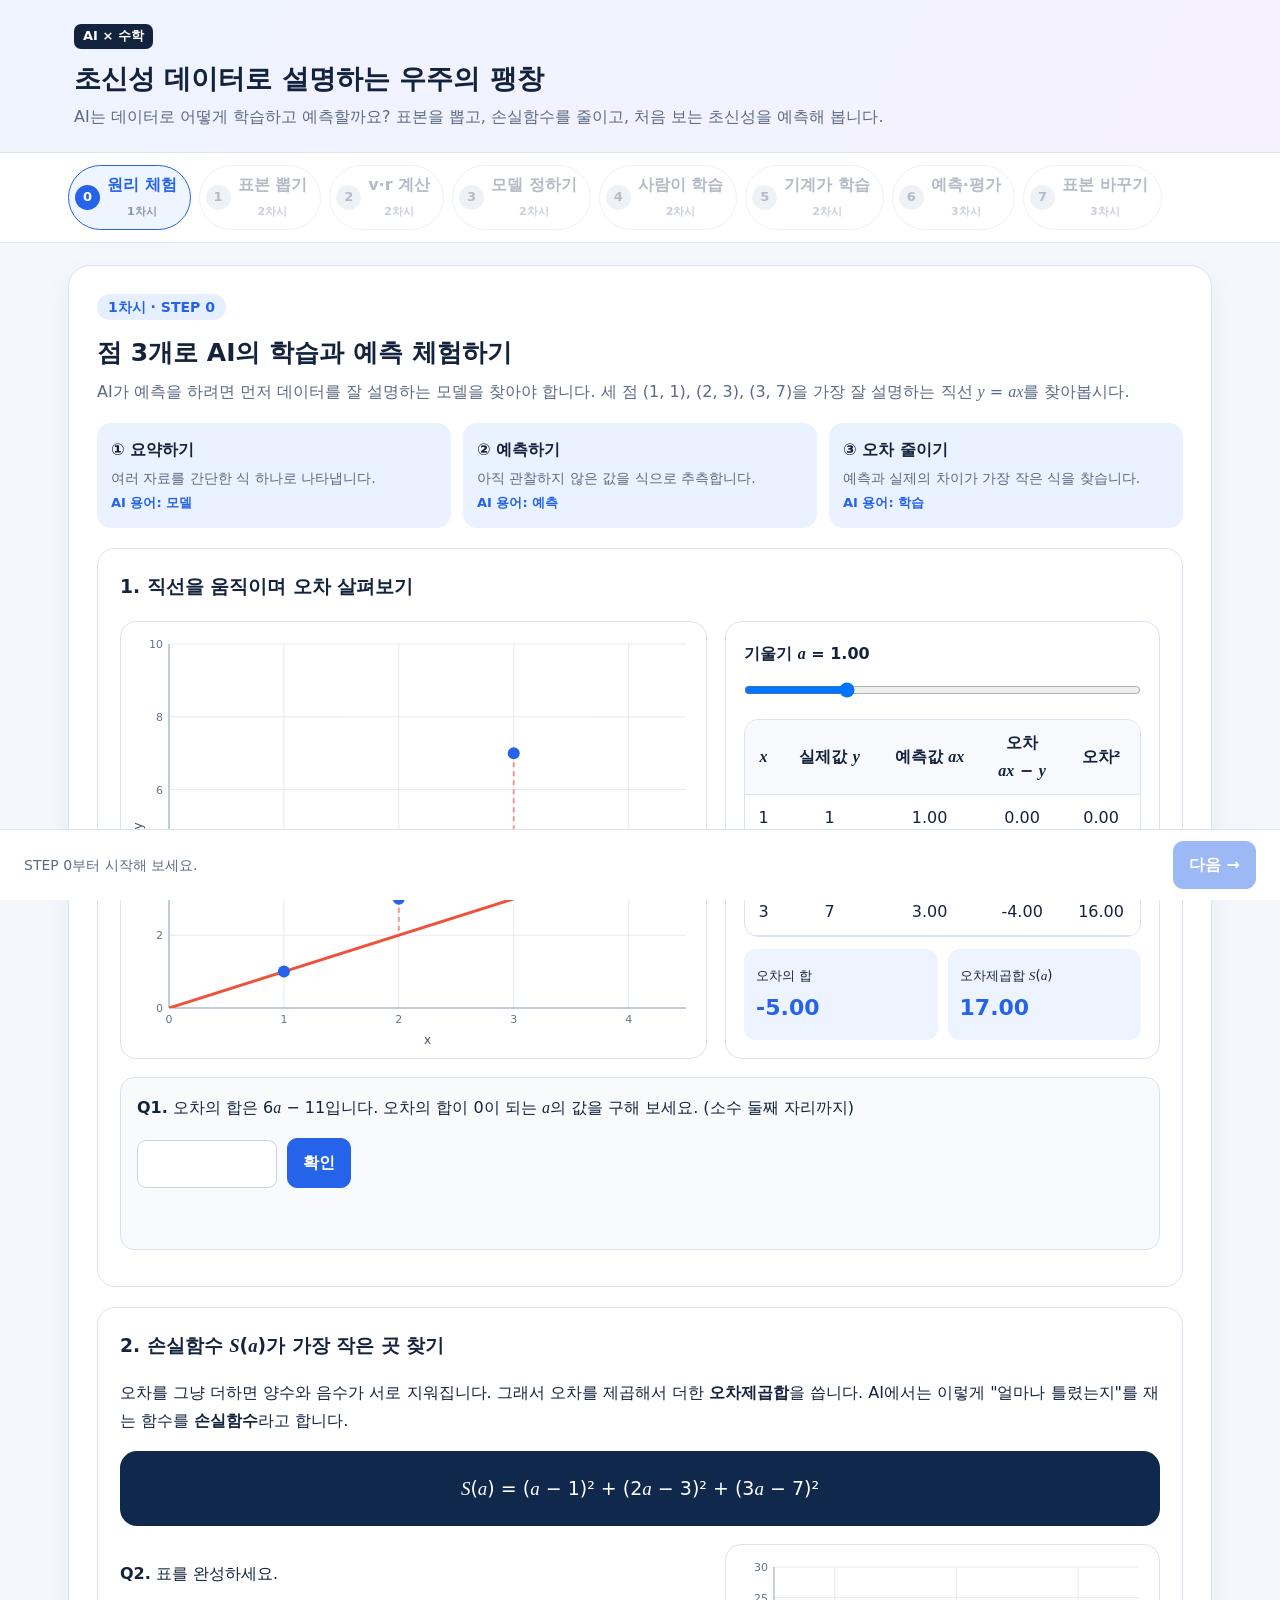
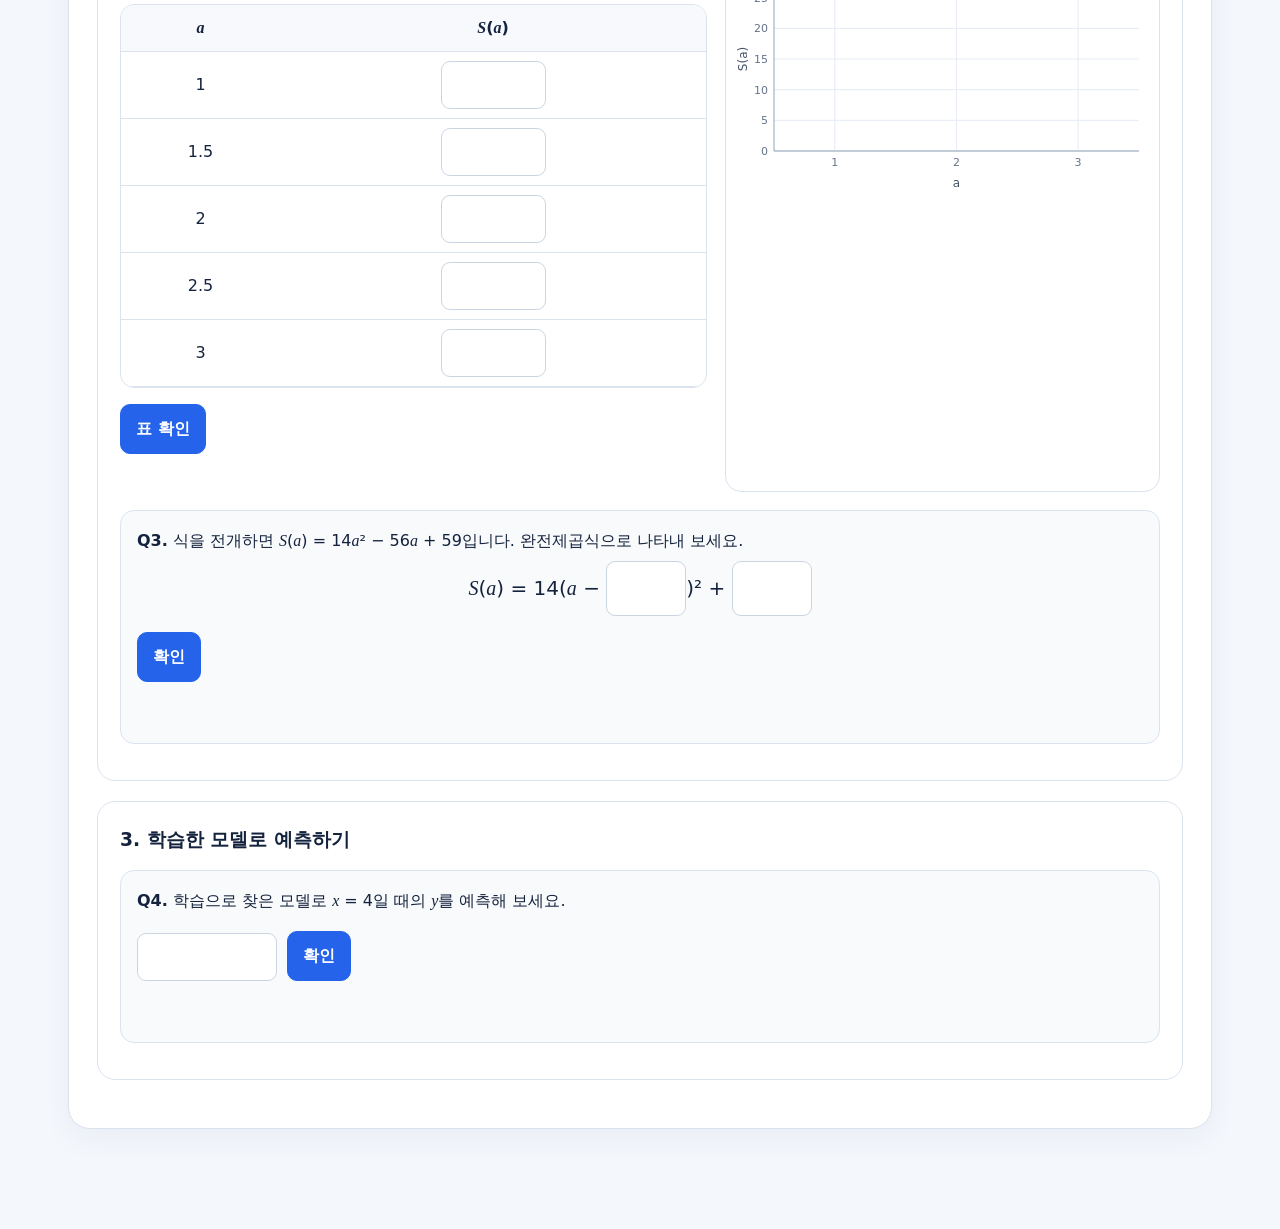
<file: index.html>
<!doctype html>
<html lang="ko">
<head>
<meta charset="utf-8">
<meta name="viewport" content="width=device-width,initial-scale=1">
<title>초신성 데이터로 설명하는 우주의 팽창</title>
<link rel="stylesheet" href="style.css">
</head>
<body>
<header><div><span class="badge">AI × 수학</span><h1>초신성 데이터로 설명하는 우주의 팽창</h1><p>AI는 데이터로 어떻게 학습하고 예측할까요? 표본을 뽑고, 손실함수를 줄이고, 처음 보는 초신성을 예측해 봅니다.</p></div></header>
<nav id="tabs" aria-label="활동 단계"></nav>
<main>

<!-- STEP 0 -->
<section class="stage" data-step="0">
<span class="tag">1차시 · STEP 0</span>
<h2>점 3개로 AI의 학습과 예측 체험하기</h2>
<p class="lead">AI가 예측을 하려면 먼저 데이터를 잘 설명하는 모델을 찾아야 합니다. 세 점 (1, 1), (2, 3), (3, 7)을 가장 잘 설명하는 직선 <i>y</i> = <i>ax</i>를 찾아봅시다.</p>
<div class="uses">
<div><b>① 요약하기</b><span>여러 자료를 간단한 식 하나로 나타냅니다.</span><em>AI 용어: 모델</em></div>
<div><b>② 예측하기</b><span>아직 관찰하지 않은 값을 식으로 추측합니다.</span><em>AI 용어: 예측</em></div>
<div><b>③ 오차 줄이기</b><span>예측과 실제의 차이가 가장 작은 식을 찾습니다.</span><em>AI 용어: 학습</em></div>
</div>

<div class="lesson">
<h3>1. 직선을 움직이며 오차 살펴보기</h3>
<div class="plot-layout">
<div class="canvasbox"><canvas id="toyPlot" class="tall"></canvas></div>
<aside>
<label class="sliderlabel">기울기 <i>a</i> = <b id="toyAval">1.00</b></label>
<input id="toyA" type="range" min="0" max="4" step="0.05" value="1">
<div class="tablewrap small"><table><thead><tr><th><i>x</i></th><th>실제값 <i>y</i></th><th>예측값 <i>ax</i></th><th>오차<br><i>ax</i> − <i>y</i></th><th>오차²</th></tr></thead><tbody id="toyRows"></tbody></table></div>
<div class="sums"><div><small>오차의 합</small><b id="toySum">–</b></div><div><small>오차제곱합 <i>S</i>(<i>a</i>)</small><b id="toySSE">–</b></div></div>
</aside>
</div>
<div class="qbox"><p><b>Q1.</b> 오차의 합은 6<i>a</i> − 11입니다. 오차의 합이 0이 되는 <i>a</i>의 값을 구해 보세요. (소수 둘째 자리까지)</p>
<div class="controls"><input id="toyZero" type="number" step="0.01" inputmode="decimal" aria-label="오차의 합이 0이 되는 a"><button class="primary" id="toyZeroCheck">확인</button><button class="teacher-only" id="toyFill">정답 채우기(교사용)</button></div><p class="msg" id="toyZeroMsg"></p></div>
</div>

<div class="lesson">
<h3>2. 손실함수 <i>S</i>(<i>a</i>)가 가장 작은 곳 찾기</h3>
<p>오차를 그냥 더하면 양수와 음수가 서로 지워집니다. 그래서 오차를 제곱해서 더한 <b>오차제곱합</b>을 씁니다. AI에서는 이렇게 "얼마나 틀렸는지"를 재는 함수를 <b>손실함수</b>라고 합니다.</p>
<div class="math"><i>S</i>(<i>a</i>) = (<i>a</i> − 1)² + (2<i>a</i> − 3)² + (3<i>a</i> − 7)²</div>
<div class="plot-layout">
<div><p><b>Q2.</b> 표를 완성하세요.</p>
<div class="tablewrap small"><table><thead><tr><th><i>a</i></th><th><i>S</i>(<i>a</i>)</th></tr></thead><tbody id="toyLossRows"></tbody></table></div>
<div class="controls"><button class="primary" id="toyTableCheck">표 확인</button></div><p class="msg" id="toyTableMsg"></p></div>
<div class="canvasbox"><canvas id="toyLoss" class="short"></canvas></div>
</div>
<div class="qbox"><p><b>Q3.</b> 식을 전개하면 <i>S</i>(<i>a</i>) = 14<i>a</i>² − 56<i>a</i> + 59입니다. 완전제곱식으로 나타내 보세요.</p>
<p class="square"><i>S</i>(<i>a</i>) = 14(<i>a</i> − <input id="sqA" type="number" step="any" aria-label="꼭짓점의 a 좌표">)² + <input id="sqB" type="number" step="any" aria-label="최솟값"></p>
<div class="controls"><button class="primary" id="sqCheck">확인</button></div><p class="msg" id="sqMsg"></p></div>
</div>

<div class="lesson">
<h3>3. 학습한 모델로 예측하기</h3>
<div class="qbox"><p><b>Q4.</b> 학습으로 찾은 모델로 <i>x</i> = 4일 때의 <i>y</i>를 예측해 보세요.</p>
<div class="controls"><input id="toyPred" type="number" step="any" aria-label="x가 4일 때 예측값"><button class="primary" id="toyPredCheck">확인</button></div><p class="msg" id="toyPredMsg"></p></div>
<div class="terms" id="toyTerms" hidden>
<h4>방금 한 일을 AI 용어로 바꾸면</h4>
<table><tbody>
<tr><td>모델</td><td>자료를 설명하는 식 <i>y</i> = <i>ax</i></td></tr>
<tr><td>매개변수</td><td>데이터로부터 정해야 하는 값 <i>a</i></td></tr>
<tr><td>손실함수</td><td>얼마나 틀렸는지 재는 함수 <i>S</i>(<i>a</i>)</td></tr>
<tr><td>학습</td><td>손실함수가 가장 작아지는 <i>a</i> = 2 찾기</td></tr>
<tr><td>예측</td><td>학습한 모델로 <i>x</i> = 4일 때 <i>y</i> = 8 계산하기</td></tr>
</tbody></table>
<p>다음 차시에는 같은 과정을 실제 초신성 관측 자료로 해 봅니다.</p>
</div>
</div>
</section>

<!-- STEP 1 -->
<section class="stage" data-step="1" hidden>
<span class="tag">2차시 · STEP 1</span>
<h2>탐구할 초신성 표본을 뽑으세요</h2>
<p class="lead">Ia형 초신성 1,048개의 관측 자료(Pantheon 표본)가 이 파일 안에 들어 있어 휴대폰에서도 바로 쓸 수 있습니다.</p>
<div class="chips"><details><summary>학습 데이터</summary>모델이 매개변수를 정할 때 쓰는 자료</details><details><summary>검증 데이터</summary>학습에 쓰지 않고 남겨 두었다가 예측 실력을 평가할 때 쓰는 자료</details></div>
<div class="qbox"><p><b>먼저 예상해 보세요.</b> 지구에서 멀리 있는 초신성일수록 멀어지는 속도(후퇴속도)는 어떻게 될까요?</p>
<div class="radios" id="guessBox"><label><input type="radio" name="guess" value="inc"> 커진다</label><label><input type="radio" name="guess" value="dec"> 작아진다</label><label><input type="radio" name="guess" value="none"> 관계없다</label></div></div>
<div class="controls">
<label>자료 범위<select id="range"><option value="near">가까운 초신성 (z &lt; 0.1)</option><option value="all">전체 초신성</option></select></label>
<label><span id="countLabel">표본 개수</span><input id="count" type="number" min="20" value="30"></label>
<button class="primary" id="pick">무작위 표본 뽑기</button>
</div>
<p class="note">뽑은 표본의 80%는 <b>학습용</b>, 20%는 <b>검증용</b>으로 자동으로 나뉩니다. 검증용 자료는 학습하는 동안 쓰지 않고 남겨 두었다가 STEP 6에서 모델의 예측 실력을 평가할 때 씁니다.</p>
<div class="stats" id="sampleStats">
<div><small>선택한 표본</small><b id="stN">–</b></div>
<div><small>적색편이 <i>zcmb</i>의 범위 · 평균</small><b id="stZ">–</b></div>
<div><small>가장 밝은 초신성 (<i>mb</i> 최소)</small><b id="stBright">–</b></div>
<div><small>가장 큰 <i>zcmb</i></small><b id="stFar">–</b></div>
</div>
<div class="tablewrap"><table><thead><tr><th>번호</th><th>Ia형 초신성</th><th><button class="sort" data-key="z">적색편이 <i>zcmb</i> <span>↕</span></button></th><th><button class="sort" data-key="m">겉보기등급 <i>mb</i> <span>↕</span></button></th><th>용도</th></tr></thead><tbody id="sampleRows"><tr><td colspan="5">예상을 고른 뒤 표본을 뽑아 주세요.</td></tr></tbody></table></div>
</section>

<!-- STEP 2 -->
<section class="stage" data-step="2" hidden>
<span class="tag">2차시 · STEP 2</span>
<h2>후퇴속도 <i>v</i>와 거리 <i>r</i>을 계산하세요</h2>
<p class="lead">관측값 <i>zcmb</i>와 <i>mb</i>를 AI가 다룰 수 있는 수치(특성)로 바꾸는 단계입니다.</p>
<div class="formula-grid">
<div class="formula"><small>후퇴속도</small><i>v</i> = <i>c</i> × <i>zcmb</i><br><span class="note"><i>c</i> = 3 × 10<sup>5</sup> km/s</span></div>
<div class="formula"><small>거리</small><i>r</i> = 10<sup>(<i>mb</i> − 5.7)/5</sup> (Mpc)<br><span class="note">Ia형 초신성의 절대등급을 −19.3으로 가정한 식</span></div>
</div>
<details class="source"><summary>수식 보기: 거리 공식은 어떻게 나왔을까? (심화 · 상용로그)</summary>
<p>겉보기등급 <i>m</i>, 절대등급 <i>M</i>, 거리 <i>d</i>(pc) 사이에는 <i>m</i> − <i>M</i> = 5 log <i>d</i> − 5가 성립합니다. <i>M</i> = −19.3을 넣으면</p>
<p class="center"><i>mb</i> + 19.3 = 5 log <i>d</i> − 5 → log <i>d</i> = (<i>mb</i> + 24.3)/5</p>
<p>1 Mpc = 10<sup>6</sup> pc이므로 log <i>r</i> = (<i>mb</i> + 24.3)/5 − 6 = (<i>mb</i> − 5.7)/5, 즉 <i>r</i> = 10<sup>(<i>mb</i> − 5.7)/5</sup>입니다.</p>
</details>
<details class="source"><summary>유의할 점: <i>v</i> = <i>cz</i>는 어디까지 맞을까?</summary>
<p><i>v</i> = <i>cz</i>는 적색편이가 작을 때(대략 <i>z</i> &lt; 0.1)만 잘 맞는 근사식입니다. 먼 은하의 적색편이는 우주 공간의 팽창으로 생기기 때문에, <i>z</i>가 큰 자료에 이 식을 그대로 쓰면 속도가 지나치게 크게 계산됩니다. <i>z</i> &gt; 1이면 빛의 속도보다 큰 값이 나오기도 합니다.</p>
</details>
<div class="tablewrap"><table><thead><tr><th>초신성</th><th>용도</th><th><i>zcmb</i></th><th><i>mb</i></th><th><i>v</i> (km/s)</th><th><i>r</i> (Mpc)</th><th>확인</th></tr></thead><tbody id="calcRows"></tbody></table></div>
<div class="controls"><button class="primary" id="checkCalc">계산 확인</button><button id="fillCalc">모두 계산하기</button><span id="calcMsg" class="msg"></span></div>
</section>

<!-- STEP 3 -->
<section class="stage" data-step="3" hidden>
<span class="tag">2차시 · STEP 3</span>
<h2>점을 찍고 모델을 정하세요</h2>
<p class="lead">학습용 초신성의 (<i>r</i>, <i>v</i>)를 좌표평면에 찍어 경향을 관찰합니다. 가로축은 거리 <i>r</i>(Mpc), 세로축은 후퇴속도 <i>v</i>(km/s)입니다.</p>
<div class="chips"><details><summary>모델</summary>자료 사이의 관계를 나타내는 식</details><details><summary>매개변수</summary>모델 안에서 데이터로부터 정해야 하는 값</details></div>
<div class="plot-layout">
<div class="canvasbox"><canvas id="plot" class="tall"></canvas></div>
<aside><small>찍은 점 (학습용)</small><div class="counter"><span id="plotted">0</span> / <span id="plotTotal">0</span></div><button class="primary wide" id="plotAll">모든 점 한 번에 찍기</button><div id="pointList"></div><button class="wide" id="resetPlot">다시 찍기</button></aside>
</div>
<div class="lesson" id="modelCard" hidden>
<h3>관찰하고 모델 정하기</h3>
<div class="qbox"><p><b>Q1.</b> 점들의 경향으로 알맞은 것은?</p>
<div class="radios"><label><input type="radio" name="trend" value="inc"> 거리가 멀수록 후퇴속도가 커진다</label><label><input type="radio" name="trend" value="dec"> 거리가 멀수록 후퇴속도가 작아진다</label><label><input type="radio" name="trend" value="none"> 거리와 후퇴속도는 관계없다</label></div>
<div class="controls"><button class="primary" id="trendCheck">확인</button></div><p class="msg" id="trendMsg"></p></div>
<div class="qbox"><p><b>Q2.</b> 직선의 식은 보통 <i>y</i> = <i>mx</i> + <i>b</i>로 씁니다. 우리는 절편 <i>b</i>를 빼고 <i>v</i> = <i>ar</i>로 두려고 합니다. 그 이유로 가장 알맞은 것은?</p>
<div class="radios"><label><input type="radio" name="model" value="origin"> 거리가 0이면 후퇴속도도 0이어야 하므로</label><label><input type="radio" name="model" value="easy"> 절편이 있으면 계산할 수 없으므로</label><label><input type="radio" name="model" value="few"> 자료의 개수가 적으므로</label></div>
<div class="controls"><button class="primary" id="modelCheck">확인</button></div><p class="msg" id="modelMsg"></p></div>
</div>
</section>

<!-- STEP 4 -->
<section class="stage" data-step="4" hidden>
<span class="tag">2차시 · STEP 4</span>
<h2>사람이 학습하기: 손실함수가 가장 작은 <i>a</i> 찾기</h2>
<p class="lead">모델 <i>v</i> = <i>ar</i>의 기울기 <i>a</i>를 움직이며 손실함수 <i>S</i>(<i>a</i>) = Σ(<i>ar</i><sub>i</sub> − <i>v</i><sub>i</sub>)²이 가장 작아지는 값을 찾아 저장하세요.</p>
<div class="chips"><details><summary>손실함수</summary>모델의 예측이 실제와 얼마나 다른지 재는 함수. 여기서는 오차제곱합</details></div>
<div class="plot-layout">
<div class="canvasbox"><canvas id="linePlot" class="tall"></canvas></div>
<aside>
<label class="sliderlabel">기울기 <i>a</i> = <b id="aval">–</b> km/s/Mpc</label>
<input id="slope" type="range" min="0" max="150" step="0.1" value="20">
<div class="sse"><small>손실함수 <i>S</i>(<i>a</i>)</small><b id="sse">–</b></div>
<div class="canvasbox inner"><canvas id="lossPlot" class="short"></canvas></div>
<button class="primary wide" id="saveGuess">이 값을 내 추정값으로 저장</button>
<button class="wide teacher-only" id="bestGuess">최솟값으로 이동(교사용)</button>
<p class="msg" id="guessMsg"></p>
</aside>
</div>
</section>

<!-- STEP 5 -->
<section class="stage" data-step="5" hidden>
<span class="tag">2차시 · STEP 5</span>
<h2>기계가 학습하기: 규칙으로 <i>a</i>를 고쳐 나가기</h2>
<p class="lead">이번에는 컴퓨터가 정해진 규칙에 따라 <i>a</i>를 스스로 고쳐 나갑니다. 컴퓨터는 그래프 전체를 보지 못하고, 지금 위치 주변의 손실만 계산할 수 있습니다.</p>
<div class="chips"><details><summary>학습(최적화)</summary>손실함수가 작아지는 방향으로 매개변수를 반복해서 고쳐 나가는 과정</details></div>
<div class="rule"><b>컴퓨터의 학습 규칙</b><ol><li>시작값 <i>a</i>와 이동 폭 <i>h</i>를 정한다.</li><li><i>S</i>(<i>a</i> − <i>h</i>), <i>S</i>(<i>a</i>), <i>S</i>(<i>a</i> + <i>h</i>)를 계산한다.</li><li>세 값 중 가장 작은 쪽으로 <i>a</i>를 옮긴다.</li><li>지금 자리가 가장 작으면 이동 폭 <i>h</i>를 절반으로 줄인다.</li><li><i>h</i>가 0.01보다 작아지면 멈춘다.</li></ol></div>
<div class="controls">
<label>시작값 <i>a</i><input id="gdStart" type="number" step="1" value="20"></label>
<label>이동 폭 <i>h</i><input id="gdH" type="number" step="1" value="10"></label>
<button id="gdReset">처음부터</button><button id="gdStep">한 단계 진행</button><button class="primary" id="gdRun">끝까지 진행</button>
</div>
<div class="plot-layout">
<div class="canvasbox"><canvas id="gdPlot" class="tall"></canvas></div>
<aside>
<div class="stats one"><div><small>반복 횟수</small><b id="gdIter">0</b></div><div><small>현재 <i>a</i></small><b id="gdA">–</b></div><div><small>이동 폭 <i>h</i></small><b id="gdHval">–</b></div><div><small>현재 <i>S</i>(<i>a</i>)</small><b id="gdS">–</b></div></div>
<p class="msg" id="gdMsg">‘한 단계 진행’을 눌러 보세요.</p>
</aside>
</div>
<div class="tablewrap log"><table><thead><tr><th>반복</th><th><i>a</i></th><th><i>h</i></th><th><i>S</i>(<i>a</i> − <i>h</i>)</th><th><i>S</i>(<i>a</i>)</th><th><i>S</i>(<i>a</i> + <i>h</i>)</th><th>결정</th></tr></thead><tbody id="gdRows"></tbody></table></div>

<div id="compareCard" hidden>
<div class="lesson">
<h3>세 가지 방법으로 구한 <i>a</i> 비교</h3>
<div class="calculation"><div>내가 찾은 <i>a</i> (STEP 4)<b id="cmpMine">–</b></div><div>기계가 찾은 <i>a</i><b id="cmpGd">–</b></div><div>수학으로 구한 <i>a</i><b id="cmpFormula">–</b></div></div>
<h4>수학으로 확인하기: 이차함수의 최솟값</h4>
<p><i>S</i>(<i>a</i>) = Σ(<i>ar</i><sub>i</sub> − <i>v</i><sub>i</sub>)²을 전개하면 <i>a</i>에 대한 이차함수입니다.</p>
<div class="math"><i>S</i>(<i>a</i>) = (Σ<i>r</i><sub>i</sub>²)<i>a</i>² − 2(Σ<i>r</i><sub>i</sub><i>v</i><sub>i</sub>)<i>a</i> + Σ<i>v</i><sub>i</sub>²<br>→ <i>a</i> = <span class="frac"><span>Σ<i>r</i><sub>i</sub><i>v</i><sub>i</sub></span><span>Σ<i>r</i><sub>i</sub>²</span></span>일 때 최소</div>
<p>1차시의 14(<i>a</i> − 2)² + 3과 같은 원리입니다. 학습용 자료로 계산하면</p>
<div class="calculation"><div>Σ<i>r</i><sub>i</sub><i>v</i><sub>i</sub><b id="dotRV">–</b></div><div>Σ<i>r</i><sub>i</sub>²<b id="dotRR">–</b></div><div><i>a</i> = Σ<i>r</i><sub>i</sub><i>v</i><sub>i</sub> ÷ Σ<i>r</i><sub>i</sub>²<b id="bestA">–</b></div></div>
<details class="source"><summary>심화: 벡터의 내적과 정사영으로 구하기 (고급대수)</summary>
<p>거리와 속도 자료를 벡터 <b><i>r</i>⃗ = (<i>r</i><sub>1</sub>, …, <i>r</i><sub>n</sub>)</b>, <b><i>v</i>⃗ = (<i>v</i><sub>1</sub>, …, <i>v</i><sub>n</sub>)</b>으로 두면 <i>S</i>(<i>a</i>) = |<i>a</i><i>r</i>⃗ − <i>v</i>⃗|²입니다. <i>a</i><i>r</i>⃗가 <i>v</i>⃗에 가장 가까울 때 오차 벡터는 <i>r</i>⃗에 수직이므로</p>
<p class="center">(<i>v</i>⃗ − <i>a</i><i>r</i>⃗) · <i>r</i>⃗ = 0 → <i>a</i> = (<i>v</i>⃗ · <i>r</i>⃗) ÷ (<i>r</i>⃗ · <i>r</i>⃗)</p>
<p>여기서 <i>v</i>⃗ · <i>r</i>⃗ = Σ<i>r</i><sub>i</sub><i>v</i><sub>i</sub>, <i>r</i>⃗ · <i>r</i>⃗ = Σ<i>r</i><sub>i</sub>²이므로, 고급대수에서 배우는 벡터의 내적과 정사영을 이용해도 이차함수의 최솟값으로 구한 것과 같은 <i>a</i> = Σ<i>r</i><sub>i</sub><i>v</i><sub>i</sub> ÷ Σ<i>r</i><sub>i</sub>²을 얻을 수 있습니다.</p>
</details>
</div>
<div class="lesson">
<h3>기울기 <i>a</i> 해석하기</h3>
<div class="qbox"><p>거리가 1 Mpc 멀어질 때 후퇴속도는 약 몇 km/s 커질까요? (소수 첫째 자리까지)</p>
<div class="controls"><input id="answerA" type="number" step="0.1" aria-label="1 Mpc당 후퇴속도 증가량"><span>km/s</span><button class="primary" id="checkA">확인</button><button class="teacher-only" id="fillA">정답 채우기(교사용)</button></div><p class="msg" id="answerMsg"></p></div>
<div class="terms" id="hubbleNote" hidden></div>
</div>
</div>
</section>

<!-- STEP 6 -->
<section class="stage" data-step="6" hidden>
<span class="tag">3차시 · STEP 6</span>
<h2>학습한 모델로 예측하고 평가하기</h2>
<p class="lead">학습에 쓰지 않고 남겨 두었던 <b>검증용 초신성</b>으로 모델의 예측 실력을 평가합니다. 모델: <b id="modelEq">–</b></p>
<div class="chips"><details><summary>예측</summary>학습한 모델에 새로운 입력을 넣어 결과를 계산하는 것</details><details><summary>일반화</summary>학습에 쓰지 않은 새로운 자료에서도 모델이 잘 맞는 정도</details></div>
<div class="lesson">
<h3>1. 검증용 초신성 하나 예측하기</h3>
<div class="qbox"><p id="pred1Q">–</p>
<div class="controls"><input id="pred1" type="number" step="any" aria-label="예측한 후퇴속도"><span>km/s</span><button class="primary" id="pred1Check">확인</button></div><p class="msg" id="pred1Msg"></p></div>
</div>
<div class="lesson" id="testResults" hidden>
<h3>2. 검증용 초신성 전체 평가</h3>
<div class="plot-layout">
<div class="canvasbox"><canvas id="testPlot" class="tall"></canvas><p class="legend"><span class="dot train"></span>학습용 <span class="dot test"></span>검증용 <span class="lineKey"></span>모델 <i>v</i> = <i>ar</i></p></div>
<aside>
<div class="stats one"><div><small>학습용 자료의 평균 오차</small><b id="maeTrain">–</b></div><div><small>검증용 자료의 평균 오차</small><b id="maeTest">–</b></div></div>
<p class="note">평균 오차는 |예측값 − 실제값|의 평균이고, 괄호 안은 실제값에 대한 비율입니다.</p>
<div class="qbox"><p>학습에 쓰지 않은 검증용 자료에서도 모델이 비슷하게 맞았나요? 그렇게 판단한 이유는?</p><textarea id="note6" rows="3" placeholder="관찰한 결과와 이유를 써 보세요."></textarea></div>
</aside>
</div>
<div class="tablewrap"><table><thead><tr><th>검증용 초신성</th><th><i>r</i> (Mpc)</th><th>실제 <i>v</i></th><th>예측 <i>v</i> = <i>ar</i></th><th>오차</th></tr></thead><tbody id="testRows"></tbody></table></div>
</div>
<div class="lesson">
<h3>3. 거리를 모르는 은하의 거리 예측하기</h3>
<p>천문학자들은 허블 법칙을 이용해, 적색편이만 측정한 은하까지의 거리를 추정합니다. <i>v</i> = <i>cz</i>로 속도를 구한 뒤 <i>r</i> = <i>v</i> ÷ <i>a</i>로 계산합니다.</p>
<div class="controls"><label>적색편이 <i>z</i><input id="newZ" type="number" step="0.005" min="0" max="0.1" value="0.03"></label><div class="calcout" id="newOut">–</div></div>
<div class="qbox"><p><b>Q.</b> 적색편이가 <i>z</i> = 0.02인 은하까지의 거리는 약 몇 Mpc일까요? (정수로)</p>
<div class="controls"><input id="pred2" type="number" step="any" aria-label="예측한 거리"><span>Mpc</span><button class="primary" id="pred2Check">확인</button><button class="teacher-only" id="fill6">정답 채우기(교사용)</button></div><p class="msg" id="pred2Msg"></p></div>
</div>
</section>

<!-- STEP 7 -->
<section class="stage" data-step="7" hidden>
<span class="tag">3차시 · STEP 7</span>
<h2>표본을 바꾸면 모델도 바뀔까?</h2>
<p class="lead">AI 모델은 어떤 데이터로 학습했는지에 따라 달라집니다. 조건을 바꿔 여러 번 학습시키고 결과를 기록해 봅시다. 여기서는 컴퓨터가 계산과 학습을 한 번에 처리합니다.</p>
<div class="chips"><details><summary>데이터 편향</summary>학습 데이터가 한쪽으로 치우쳐 모델이 다른 상황에서 잘 맞지 않게 되는 것</details></div>
<div class="rule"><b>실험해 보기</b><ol><li>같은 조건으로 세 번 학습시키면 <i>a</i>는 얼마나 달라질까?</li><li>표본 수를 20개와 150개로 바꾸면 <i>a</i>의 흔들림은 어떻게 달라질까?</li><li>가까운 초신성, 전체, 먼 초신성으로 학습시키면 <i>a</i>는 어떻게 달라질까?</li></ol></div>
<div class="controls">
<label>자료 범위<select id="expRange"><option value="near">가까운 초신성 (z &lt; 0.1)</option><option value="all">전체 초신성</option><option value="far">먼 초신성 (z ≥ 0.3)</option></select></label>
<label>표본 개수<input id="expCount" type="number" min="20" value="30"></label>
<button class="primary" id="expRun">새 표본으로 학습하기</button>
</div>
<div class="canvasbox"><canvas id="histPlot" class="short"></canvas></div>
<div class="tablewrap log"><table><thead><tr><th>회차</th><th>자료 범위</th><th>표본 수</th><th>최대 <i>z</i></th><th>학습한 <i>a</i></th><th>검증 평균 오차</th></tr></thead><tbody id="histRows"></tbody></table></div>
<div class="lesson">
<h3>전체 자료로 보는 직선 모델의 한계</h3>
<p>초신성 1,048개를 모두 찍고, 가까운 초신성으로 학습한 모델과 전체로 학습한 모델을 함께 그렸습니다.</p>
<div class="canvasbox"><canvas id="allPlot" class="tall"></canvas><p class="legend"><span class="dot all"></span>초신성 1,048개 <span class="lineKey near"></span>가까운 초신성으로 학습 <span class="lineKey wide"></span>전체로 학습 <span class="lineKey light"></span>빛의 속도</p></div>
<div class="warning" id="limitText"></div>
</div>
<div class="lesson">
<h3>AI 원리로 돌아가기</h3>
<div class="tablewrap"><table class="map"><thead><tr><th>우리가 한 일</th><th>AI 용어</th><th>실제 AI와 다른 점</th></tr></thead><tbody>
<tr><td>표본을 학습용과 검증용으로 나눔</td><td>학습 데이터, 검증 데이터</td><td>실제로는 훨씬 많은 자료를 씀</td></tr>
<tr><td>관계를 <i>v</i> = <i>ar</i>로 정함</td><td>모델, 매개변수</td><td>실제 모델은 매개변수가 수백만 개 이상</td></tr>
<tr><td>오차제곱합 <i>S</i>(<i>a</i>)를 정의함</td><td>손실함수</td><td>문제에 따라 다른 손실함수도 씀</td></tr>
<tr><td>양옆을 비교하며 <i>a</i>를 고침</td><td>학습(최적화)</td><td>실제로는 미분을 이용한 경사하강법을 주로 씀</td></tr>
<tr><td>검증용 초신성과 새 은하를 예측함</td><td>예측, 일반화</td><td>원리는 같음</td></tr>
<tr><td>자료 범위에 따라 <i>a</i>가 달라짐</td><td>데이터 편향</td><td>원리는 같음</td></tr>
</tbody></table></div>
<div class="qbox"><p><b>성찰 1.</b> AI(컴퓨터)는 왜 이 <i>a</i>를 골랐을까요? 손실함수라는 말을 넣어 설명해 보세요.</p><textarea rows="3" placeholder="나의 설명"></textarea></div>
<div class="qbox"><p><b>성찰 2.</b> 가까운 초신성으로 학습한 모델이 먼 은하의 속도를 잘 예측하지 못하는 이유는 무엇일까요?</p><textarea rows="3" placeholder="나의 설명"></textarea></div>
</div>
</section>

</main>
<footer><button id="prev" hidden>← 이전</button><span id="toast">STEP 0부터 시작해 보세요.</span><button class="primary" id="next" disabled>다음 →</button></footer>
<script src="script.js"></script>
</body>
</html>
</file>
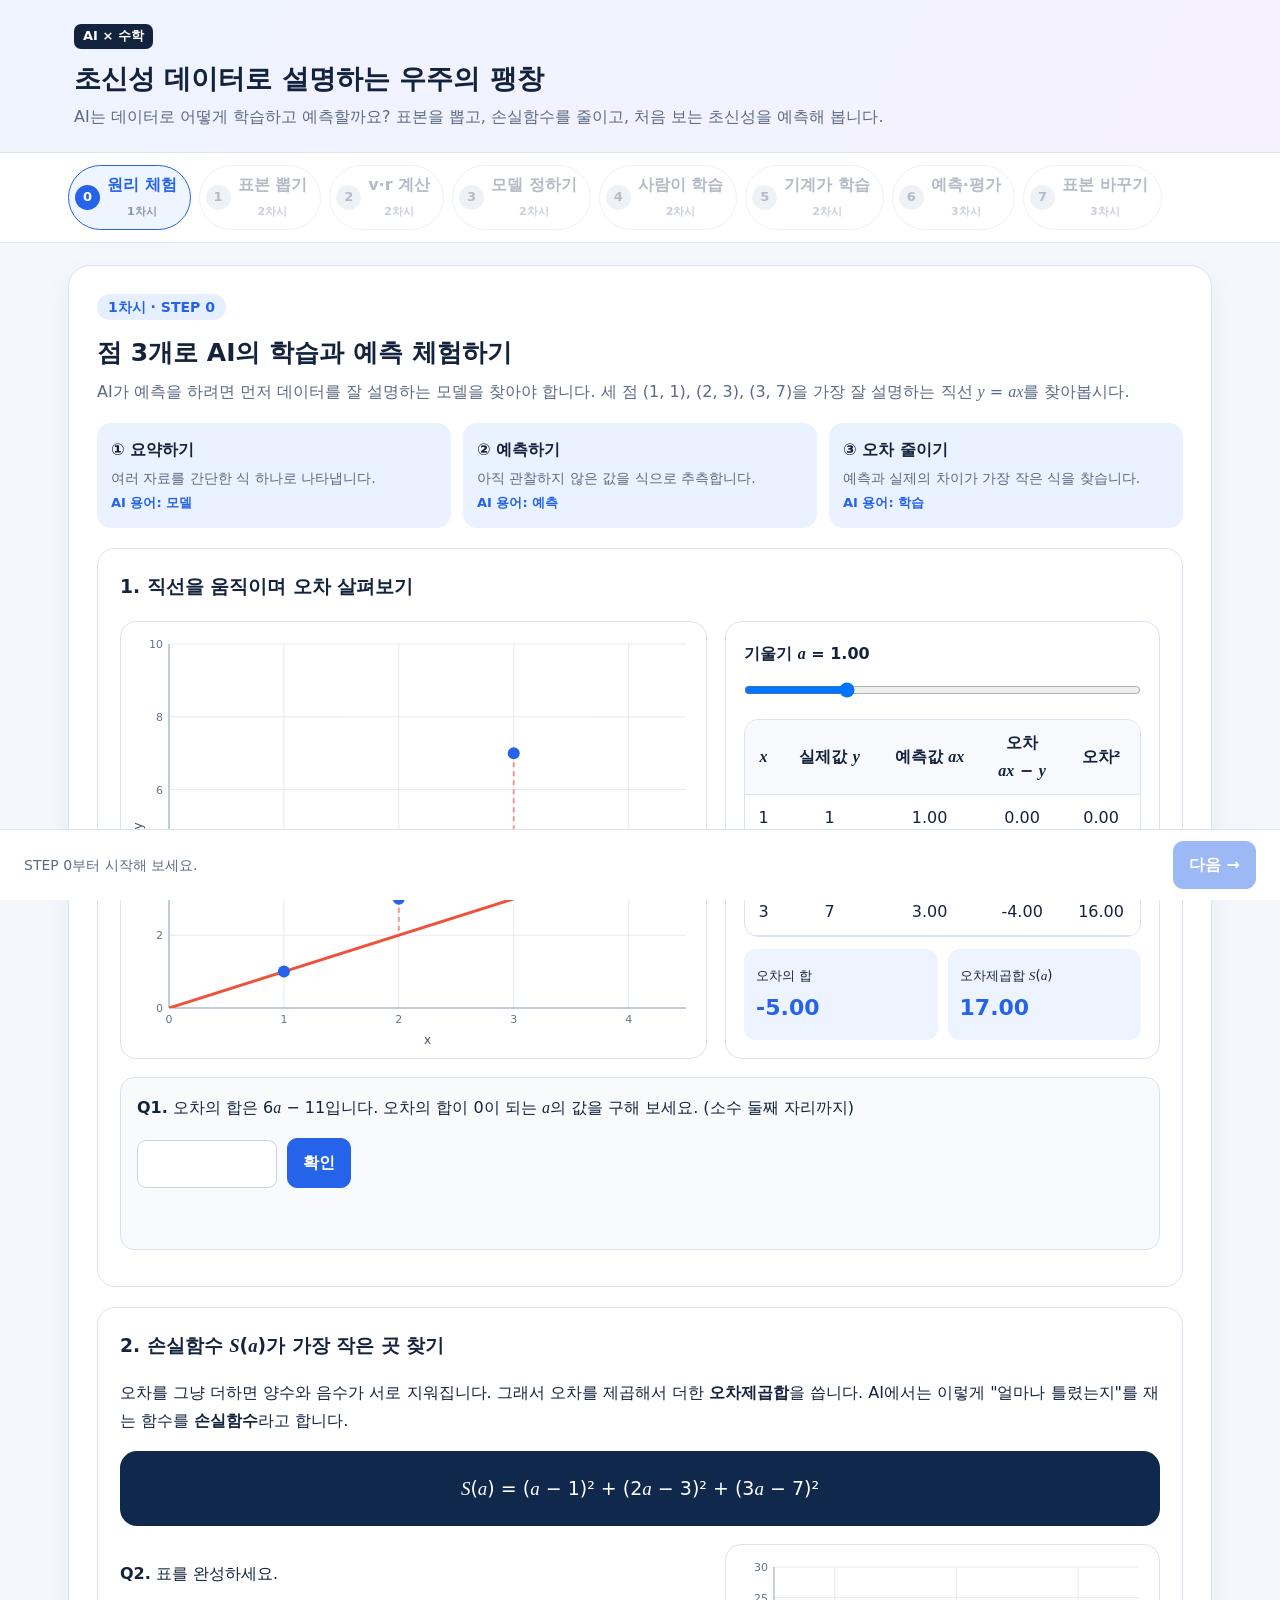
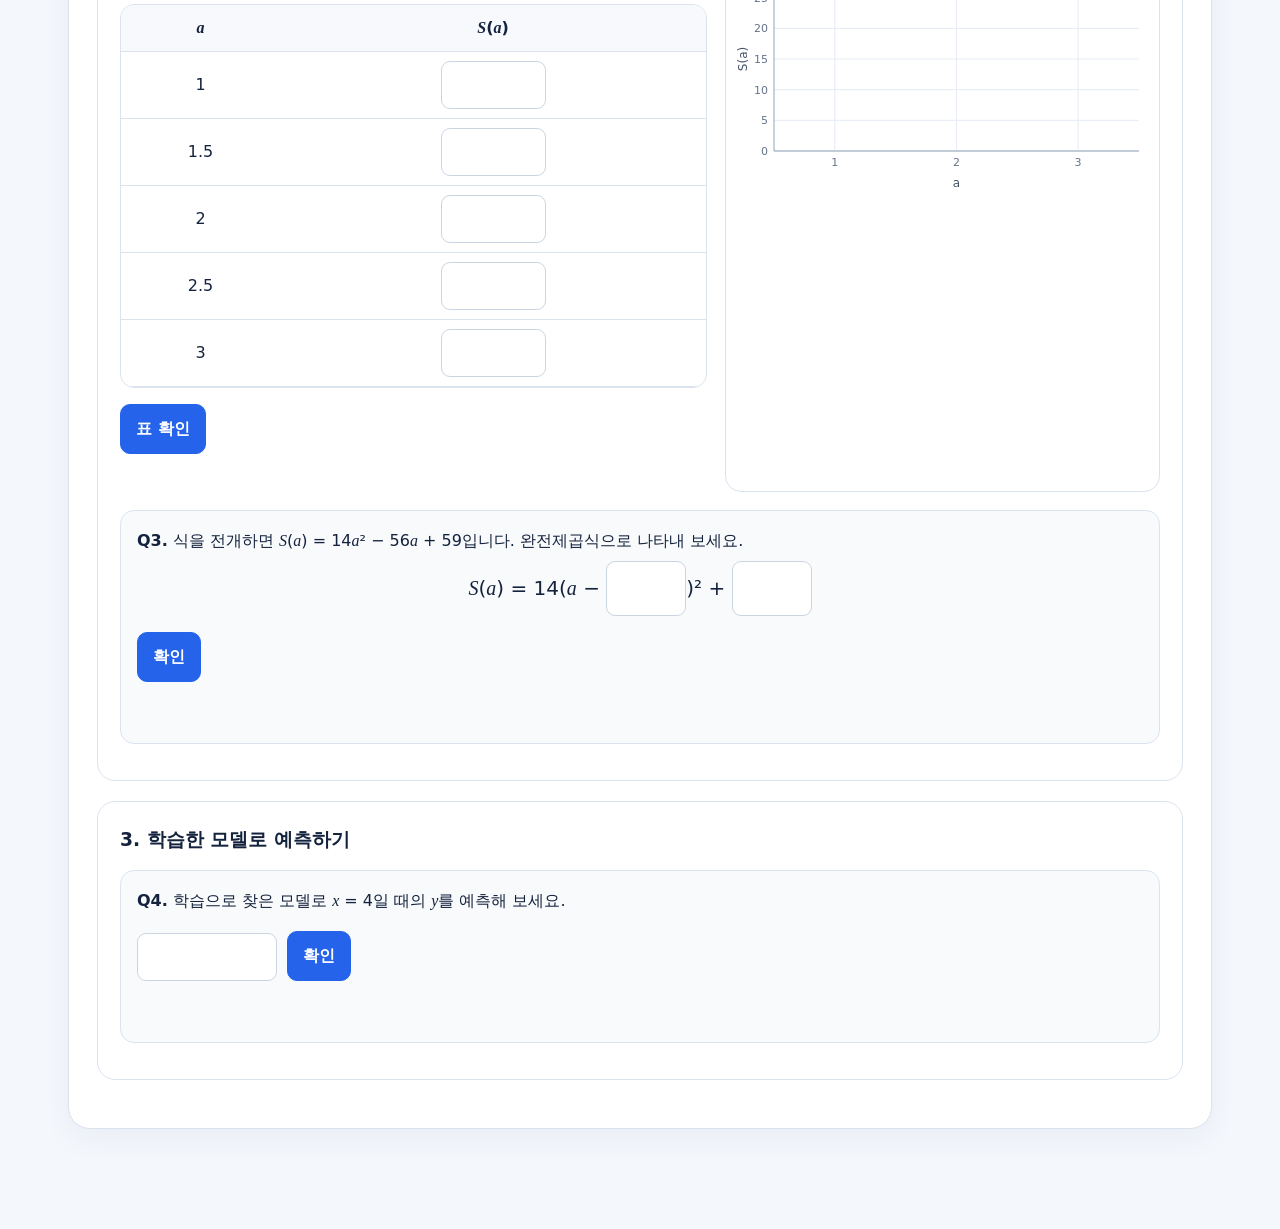
<file: standalone.html>
<!doctype html>
<html lang="ko">
<head>
<meta charset="utf-8">
<meta name="viewport" content="width=device-width,initial-scale=1">
<title>초신성 데이터로 설명하는 우주의 팽창</title>
<style>
:root{--blue:#2563eb;--ink:#14233d;--muted:#5d6a82;--line:#dbe3ef;--bg:#f4f7fc;--soft:#eaf2ff;--green:#0e9f7b;--orange:#ea7a2c;--red:#d94848}
*{box-sizing:border-box}
body{margin:0;background:var(--bg);color:var(--ink);font-family:system-ui,-apple-system,"Noto Sans KR","Malgun Gothic",sans-serif;line-height:1.6}
header{background:linear-gradient(120deg,#eef4ff,#f6f1ff);border-bottom:1px solid var(--line)}
header>div{max-width:1180px;margin:auto;padding:22px 24px}
.badge{display:inline-block;background:#14233d;color:#fff;border-radius:7px;padding:2px 9px;font-size:13px;font-weight:800}
h1{margin:8px 0 4px;font-size:27px}
header p,.lead{color:var(--muted);margin:0}
nav{display:flex;gap:8px;overflow-x:auto;background:#fff;padding:12px max(18px,calc((100% - 1144px)/2));position:sticky;top:0;z-index:3;border-bottom:1px solid var(--line)}
nav button{flex:0 0 auto;display:flex;align-items:center;gap:7px;white-space:nowrap;border:1px solid var(--line);background:#fff;border-radius:99px;padding:6px 13px 6px 6px;color:var(--muted);font-weight:700}
nav button b{display:inline-grid;place-items:center;width:25px;height:25px;border-radius:50%;background:#dbe3ef;font-size:13px}
nav button small{font-size:11px;font-weight:600;color:#8a96ab}
nav button.active{border-color:var(--blue);color:var(--blue);background:#eff5ff}
nav button.active b,nav button.done b{background:var(--blue);color:#fff}
main{max-width:1180px;margin:22px auto 100px;padding:0 18px}
.stage{background:#fff;border:1px solid var(--line);border-radius:22px;padding:28px;box-shadow:0 10px 30px #1e3a5f0d}
.tag{color:var(--blue);background:#e5efff;border-radius:20px;padding:5px 11px;font-weight:800;font-size:14px}
.stage h2{font-size:25px;margin:14px 0 6px}
.lesson{border:1px solid var(--line);border-radius:18px;padding:22px;margin:20px 0;line-height:1.75}
.lesson h3{margin:0 0 10px}
.lesson h4{margin:18px 0 8px}
button,input,select,textarea{font:inherit}
button{cursor:pointer;border:1px solid var(--line);background:#f8fafc;border-radius:10px;padding:10px 15px;font-weight:700;color:var(--ink)}
button:disabled{opacity:.45;cursor:not-allowed}
.primary{background:var(--blue);border-color:var(--blue);color:#fff}
input,select,textarea{border:1px solid #cbd5e1;border-radius:9px;padding:9px 10px;background:#fff;color:var(--ink)}
textarea{width:100%;resize:vertical;margin-top:6px}
.controls{display:flex;gap:10px;align-items:end;flex-wrap:wrap;margin:16px 0}
.controls label{font-weight:700;font-size:14px}
.controls label input,.controls label select{display:block;width:190px;margin-top:6px}
.controls>input{width:140px}
.note{color:var(--muted);font-size:14px}
.center{text-align:center}
.msg{margin:6px 0 0;font-weight:700;min-height:1.4em}
.msg.good{color:var(--green)}.msg.bad{color:var(--red)}
.uses{display:grid;grid-template-columns:repeat(3,1fr);gap:12px;margin:18px 0}
.uses div{background:var(--soft);border-radius:14px;padding:14px}
.uses b,.uses span,.uses em{display:block}
.uses span{font-size:14px;color:var(--muted);margin:4px 0}
.uses em{font-style:normal;font-size:13px;font-weight:800;color:var(--blue)}
.chips{display:flex;flex-wrap:wrap;gap:8px;margin:14px 0}
.chips details{background:#fff7ed;border:1px solid #fcd9b6;border-radius:12px;padding:6px 12px;font-size:14px;color:#7a3e0e}
.chips summary{cursor:pointer;font-weight:800}
.chips summary::before{content:"AI 용어 · ";font-weight:600}
.qbox{background:#f8fafc;border:1px solid var(--line);border-radius:14px;padding:16px;margin:14px 0}
.qbox p{margin:0 0 6px}
.radios{display:flex;flex-direction:column;gap:6px;margin:8px 0}
.radios label{display:flex;gap:8px;align-items:center;cursor:pointer}
.square{font-size:20px;text-align:center}
.square input{width:80px;text-align:center}
.terms{background:#ecfdf7;border:1px solid #a7e3cf;border-radius:14px;padding:16px;margin-top:14px}
.terms h4{margin:0 0 8px}
.terms table{min-width:0}
.terms td{text-align:left}
.terms td:first-child{font-weight:800;color:#08765d;white-space:nowrap}
.rule{background:#f5f3ff;border:1px solid #ddd6fe;border-radius:14px;padding:14px 18px;margin:16px 0}
.rule ol{margin:6px 0 0;padding-left:22px}
.stats,.calculation{display:grid;grid-template-columns:repeat(4,1fr);gap:12px;margin:18px 0}
.calculation{grid-template-columns:repeat(3,1fr)}
.stats.one{grid-template-columns:1fr 1fr;margin:0 0 12px}
.stats>div,.calculation>div{border:1px solid var(--line);border-radius:14px;padding:13px}
.stats small,.stats b,.calculation b{display:block}
.stats b{font-size:18px;margin-top:4px;word-break:keep-all}
.calculation b{font-size:19px;color:var(--blue);margin-top:6px}
.tablewrap{overflow:auto;border:1px solid var(--line);border-radius:14px;margin-top:16px;max-height:480px}
.tablewrap.small{max-height:none;margin-top:12px}
.tablewrap.log{max-height:300px}
table{border-collapse:collapse;width:100%;min-width:560px}
.tablewrap.small table{min-width:0}
th,td{padding:9px 11px;border-bottom:1px solid var(--line);text-align:center}
thead{position:sticky;top:0;background:#f7f9fc;z-index:1}
.sort{border:0;background:transparent;padding:0}
.pill{display:inline-block;border-radius:20px;padding:2px 9px;font-size:13px;font-weight:800}
.pill.train{background:#e5efff;color:#1d4ed8}.pill.test{background:#fff1e6;color:#b45309}
td input{width:105px}
.ok{border-color:var(--green);background:#ecfdf7}.bad{border-color:var(--red);background:#fff1f1}
.formula-grid,.plot-layout{display:grid;grid-template-columns:1fr 1fr;gap:18px;margin:18px 0}
.plot-layout{grid-template-columns:minmax(0,1.35fr) minmax(0,1fr)}
.formula,.math{background:#10284c;color:#fff;border-radius:17px;padding:20px;text-align:center;font-size:21px;line-height:1.8}
.math{font-size:19px;margin:12px 0}
.formula small{display:block;color:#93c5fd;font-size:14px}
.formula .note{font-size:13px;color:#dbeafe}
.frac{display:inline-flex;vertical-align:middle;flex-direction:column;line-height:1.25}
.frac span:first-child{border-bottom:1px solid #fff}
.source{margin:12px 0;border:1px solid var(--line);border-radius:14px;padding:12px 16px}
.source summary{font-weight:800;cursor:pointer}
.canvasbox{border:1px solid var(--line);border-radius:16px;padding:8px;min-width:0}
.canvasbox.inner{margin:12px 0}
canvas{display:block;width:100%}
canvas.tall{height:420px}
canvas.short{height:240px}
aside{border:1px solid var(--line);border-radius:16px;padding:18px;min-width:0}
.sliderlabel{display:block;font-weight:800;margin-bottom:6px}
input[type=range]{width:100%;padding:0;border:0;margin:8px 0 4px}
.sums{display:grid;grid-template-columns:1fr 1fr;gap:10px;margin-top:12px}
.sums div,.sse{background:#eef4ff;border-radius:12px;padding:12px}
.sums b,.sse b{display:block;font-size:22px;color:var(--blue)}
.counter{font-size:40px;color:var(--blue);font-weight:900;margin:4px 0 14px}
.wide{width:100%;margin-bottom:10px}
#pointList{max-height:290px;overflow:auto;display:grid;gap:6px;margin-bottom:10px}
#pointList button{text-align:left;padding:8px;font-size:14px}
#pointList button.done{background:#e9fbf5;color:#08765d}
.calcout{background:#eef4ff;border-radius:12px;padding:10px 14px;font-weight:700}
.legend{font-size:13px;color:var(--muted);margin:6px 4px 0;display:flex;flex-wrap:wrap;gap:6px 14px;align-items:center}
.dot{display:inline-block;width:10px;height:10px;border-radius:50%;margin-right:4px;vertical-align:middle}
.dot.train{background:#2563eb}.dot.test{background:#ea7a2c}.dot.all{background:#94a3b8}
.lineKey{display:inline-block;width:22px;height:0;border-top:3px solid #ef513b;margin-right:4px;vertical-align:middle}
.lineKey.near{border-color:#0e9f7b}.lineKey.wide{border-color:#7c3aed}.lineKey.light{border-top:2px dashed #64748b}
.warning{padding:14px 16px;border:1px solid #f6c85f;background:#fff9e8;border-radius:14px;line-height:1.7;margin-top:14px}
.map td{text-align:left}
.teacher-only{display:none}
body.teacher .teacher-only{display:inline-block}
body.teacher .wide.teacher-only{display:block}
footer{position:fixed;bottom:0;left:0;right:0;background:#fff;border-top:1px solid var(--line);padding:11px 24px;display:flex;justify-content:space-between;align-items:center;gap:10px;z-index:5}
#toast{text-align:center;color:var(--muted);font-size:14px}
i{font-family:"Times New Roman",serif;font-style:italic}
@media(max-width:760px){
h1{font-size:21px}
.stage{padding:18px;border-radius:16px}
.lesson{padding:16px}
.formula-grid,.plot-layout{grid-template-columns:1fr}
.uses,.calculation{grid-template-columns:1fr}
.stats{grid-template-columns:1fr 1fr}
canvas.tall{height:330px}
canvas.short{height:220px}
footer{padding:9px 12px}
#toast{font-size:12px;max-width:50%}
.controls label input,.controls label select{width:150px}
}

</style>
</head>
<body>
<header><div><span class="badge">AI × 수학</span><h1>초신성 데이터로 설명하는 우주의 팽창</h1><p>AI는 데이터로 어떻게 학습하고 예측할까요? 표본을 뽑고, 손실함수를 줄이고, 처음 보는 초신성을 예측해 봅니다.</p></div></header>
<nav id="tabs" aria-label="활동 단계"></nav>
<main>

<!-- STEP 0 -->
<section class="stage" data-step="0">
<span class="tag">1차시 · STEP 0</span>
<h2>점 3개로 AI의 학습과 예측 체험하기</h2>
<p class="lead">AI가 예측을 하려면 먼저 데이터를 잘 설명하는 모델을 찾아야 합니다. 세 점 (1, 1), (2, 3), (3, 7)을 가장 잘 설명하는 직선 <i>y</i> = <i>ax</i>를 찾아봅시다.</p>
<div class="uses">
<div><b>① 요약하기</b><span>여러 자료를 간단한 식 하나로 나타냅니다.</span><em>AI 용어: 모델</em></div>
<div><b>② 예측하기</b><span>아직 관찰하지 않은 값을 식으로 추측합니다.</span><em>AI 용어: 예측</em></div>
<div><b>③ 오차 줄이기</b><span>예측과 실제의 차이가 가장 작은 식을 찾습니다.</span><em>AI 용어: 학습</em></div>
</div>

<div class="lesson">
<h3>1. 직선을 움직이며 오차 살펴보기</h3>
<div class="plot-layout">
<div class="canvasbox"><canvas id="toyPlot" class="tall"></canvas></div>
<aside>
<label class="sliderlabel">기울기 <i>a</i> = <b id="toyAval">1.00</b></label>
<input id="toyA" type="range" min="0" max="4" step="0.05" value="1">
<div class="tablewrap small"><table><thead><tr><th><i>x</i></th><th>실제값 <i>y</i></th><th>예측값 <i>ax</i></th><th>오차<br><i>ax</i> − <i>y</i></th><th>오차²</th></tr></thead><tbody id="toyRows"></tbody></table></div>
<div class="sums"><div><small>오차의 합</small><b id="toySum">–</b></div><div><small>오차제곱합 <i>S</i>(<i>a</i>)</small><b id="toySSE">–</b></div></div>
</aside>
</div>
<div class="qbox"><p><b>Q1.</b> 오차의 합은 6<i>a</i> − 11입니다. 오차의 합이 0이 되는 <i>a</i>의 값을 구해 보세요. (소수 둘째 자리까지)</p>
<div class="controls"><input id="toyZero" type="number" step="0.01" inputmode="decimal" aria-label="오차의 합이 0이 되는 a"><button class="primary" id="toyZeroCheck">확인</button><button class="teacher-only" id="toyFill">정답 채우기(교사용)</button></div><p class="msg" id="toyZeroMsg"></p></div>
</div>

<div class="lesson">
<h3>2. 손실함수 <i>S</i>(<i>a</i>)가 가장 작은 곳 찾기</h3>
<p>오차를 그냥 더하면 양수와 음수가 서로 지워집니다. 그래서 오차를 제곱해서 더한 <b>오차제곱합</b>을 씁니다. AI에서는 이렇게 "얼마나 틀렸는지"를 재는 함수를 <b>손실함수</b>라고 합니다.</p>
<div class="math"><i>S</i>(<i>a</i>) = (<i>a</i> − 1)² + (2<i>a</i> − 3)² + (3<i>a</i> − 7)²</div>
<div class="plot-layout">
<div><p><b>Q2.</b> 표를 완성하세요.</p>
<div class="tablewrap small"><table><thead><tr><th><i>a</i></th><th><i>S</i>(<i>a</i>)</th></tr></thead><tbody id="toyLossRows"></tbody></table></div>
<div class="controls"><button class="primary" id="toyTableCheck">표 확인</button></div><p class="msg" id="toyTableMsg"></p></div>
<div class="canvasbox"><canvas id="toyLoss" class="short"></canvas></div>
</div>
<div class="qbox"><p><b>Q3.</b> 식을 전개하면 <i>S</i>(<i>a</i>) = 14<i>a</i>² − 56<i>a</i> + 59입니다. 완전제곱식으로 나타내 보세요.</p>
<p class="square"><i>S</i>(<i>a</i>) = 14(<i>a</i> − <input id="sqA" type="number" step="any" aria-label="꼭짓점의 a 좌표">)² + <input id="sqB" type="number" step="any" aria-label="최솟값"></p>
<div class="controls"><button class="primary" id="sqCheck">확인</button></div><p class="msg" id="sqMsg"></p></div>
</div>

<div class="lesson">
<h3>3. 학습한 모델로 예측하기</h3>
<div class="qbox"><p><b>Q4.</b> 학습으로 찾은 모델로 <i>x</i> = 4일 때의 <i>y</i>를 예측해 보세요.</p>
<div class="controls"><input id="toyPred" type="number" step="any" aria-label="x가 4일 때 예측값"><button class="primary" id="toyPredCheck">확인</button></div><p class="msg" id="toyPredMsg"></p></div>
<div class="terms" id="toyTerms" hidden>
<h4>방금 한 일을 AI 용어로 바꾸면</h4>
<table><tbody>
<tr><td>모델</td><td>자료를 설명하는 식 <i>y</i> = <i>ax</i></td></tr>
<tr><td>매개변수</td><td>데이터로부터 정해야 하는 값 <i>a</i></td></tr>
<tr><td>손실함수</td><td>얼마나 틀렸는지 재는 함수 <i>S</i>(<i>a</i>)</td></tr>
<tr><td>학습</td><td>손실함수가 가장 작아지는 <i>a</i> = 2 찾기</td></tr>
<tr><td>예측</td><td>학습한 모델로 <i>x</i> = 4일 때 <i>y</i> = 8 계산하기</td></tr>
</tbody></table>
<p>다음 차시에는 같은 과정을 실제 초신성 관측 자료로 해 봅니다.</p>
</div>
</div>
</section>

<!-- STEP 1 -->
<section class="stage" data-step="1" hidden>
<span class="tag">2차시 · STEP 1</span>
<h2>탐구할 초신성 표본을 뽑으세요</h2>
<p class="lead">Ia형 초신성 1,048개의 관측 자료(Pantheon 표본)가 이 파일 안에 들어 있어 휴대폰에서도 바로 쓸 수 있습니다.</p>
<div class="chips"><details><summary>학습 데이터</summary>모델이 매개변수를 정할 때 쓰는 자료</details><details><summary>검증 데이터</summary>학습에 쓰지 않고 남겨 두었다가 예측 실력을 평가할 때 쓰는 자료</details></div>
<div class="qbox"><p><b>먼저 예상해 보세요.</b> 지구에서 멀리 있는 초신성일수록 멀어지는 속도(후퇴속도)는 어떻게 될까요?</p>
<div class="radios" id="guessBox"><label><input type="radio" name="guess" value="inc"> 커진다</label><label><input type="radio" name="guess" value="dec"> 작아진다</label><label><input type="radio" name="guess" value="none"> 관계없다</label></div></div>
<div class="controls">
<label>자료 범위<select id="range"><option value="near">가까운 초신성 (z &lt; 0.1)</option><option value="all">전체 초신성</option></select></label>
<label><span id="countLabel">표본 개수</span><input id="count" type="number" min="20" value="30"></label>
<button class="primary" id="pick">무작위 표본 뽑기</button>
</div>
<p class="note">뽑은 표본의 80%는 <b>학습용</b>, 20%는 <b>검증용</b>으로 자동으로 나뉩니다. 검증용 자료는 학습하는 동안 쓰지 않고 남겨 두었다가 STEP 6에서 모델의 예측 실력을 평가할 때 씁니다.</p>
<div class="stats" id="sampleStats">
<div><small>선택한 표본</small><b id="stN">–</b></div>
<div><small>적색편이 <i>zcmb</i>의 범위 · 평균</small><b id="stZ">–</b></div>
<div><small>가장 밝은 초신성 (<i>mb</i> 최소)</small><b id="stBright">–</b></div>
<div><small>가장 큰 <i>zcmb</i></small><b id="stFar">–</b></div>
</div>
<div class="tablewrap"><table><thead><tr><th>번호</th><th>Ia형 초신성</th><th><button class="sort" data-key="z">적색편이 <i>zcmb</i> <span>↕</span></button></th><th><button class="sort" data-key="m">겉보기등급 <i>mb</i> <span>↕</span></button></th><th>용도</th></tr></thead><tbody id="sampleRows"><tr><td colspan="5">예상을 고른 뒤 표본을 뽑아 주세요.</td></tr></tbody></table></div>
</section>

<!-- STEP 2 -->
<section class="stage" data-step="2" hidden>
<span class="tag">2차시 · STEP 2</span>
<h2>후퇴속도 <i>v</i>와 거리 <i>r</i>을 계산하세요</h2>
<p class="lead">관측값 <i>zcmb</i>와 <i>mb</i>를 AI가 다룰 수 있는 수치(특성)로 바꾸는 단계입니다.</p>
<div class="formula-grid">
<div class="formula"><small>후퇴속도</small><i>v</i> = <i>c</i> × <i>zcmb</i><br><span class="note"><i>c</i> = 3 × 10<sup>5</sup> km/s</span></div>
<div class="formula"><small>거리</small><i>r</i> = 10<sup>(<i>mb</i> − 5.7)/5</sup> (Mpc)<br><span class="note">Ia형 초신성의 절대등급을 −19.3으로 가정한 식</span></div>
</div>
<details class="source"><summary>수식 보기: 거리 공식은 어떻게 나왔을까? (심화 · 상용로그)</summary>
<p>겉보기등급 <i>m</i>, 절대등급 <i>M</i>, 거리 <i>d</i>(pc) 사이에는 <i>m</i> − <i>M</i> = 5 log <i>d</i> − 5가 성립합니다. <i>M</i> = −19.3을 넣으면</p>
<p class="center"><i>mb</i> + 19.3 = 5 log <i>d</i> − 5 → log <i>d</i> = (<i>mb</i> + 24.3)/5</p>
<p>1 Mpc = 10<sup>6</sup> pc이므로 log <i>r</i> = (<i>mb</i> + 24.3)/5 − 6 = (<i>mb</i> − 5.7)/5, 즉 <i>r</i> = 10<sup>(<i>mb</i> − 5.7)/5</sup>입니다.</p>
</details>
<details class="source"><summary>유의할 점: <i>v</i> = <i>cz</i>는 어디까지 맞을까?</summary>
<p><i>v</i> = <i>cz</i>는 적색편이가 작을 때(대략 <i>z</i> &lt; 0.1)만 잘 맞는 근사식입니다. 먼 은하의 적색편이는 우주 공간의 팽창으로 생기기 때문에, <i>z</i>가 큰 자료에 이 식을 그대로 쓰면 속도가 지나치게 크게 계산됩니다. <i>z</i> &gt; 1이면 빛의 속도보다 큰 값이 나오기도 합니다.</p>
</details>
<div class="tablewrap"><table><thead><tr><th>초신성</th><th>용도</th><th><i>zcmb</i></th><th><i>mb</i></th><th><i>v</i> (km/s)</th><th><i>r</i> (Mpc)</th><th>확인</th></tr></thead><tbody id="calcRows"></tbody></table></div>
<div class="controls"><button class="primary" id="checkCalc">계산 확인</button><button id="fillCalc">모두 계산하기</button><span id="calcMsg" class="msg"></span></div>
</section>

<!-- STEP 3 -->
<section class="stage" data-step="3" hidden>
<span class="tag">2차시 · STEP 3</span>
<h2>점을 찍고 모델을 정하세요</h2>
<p class="lead">학습용 초신성의 (<i>r</i>, <i>v</i>)를 좌표평면에 찍어 경향을 관찰합니다. 가로축은 거리 <i>r</i>(Mpc), 세로축은 후퇴속도 <i>v</i>(km/s)입니다.</p>
<div class="chips"><details><summary>모델</summary>자료 사이의 관계를 나타내는 식</details><details><summary>매개변수</summary>모델 안에서 데이터로부터 정해야 하는 값</details></div>
<div class="plot-layout">
<div class="canvasbox"><canvas id="plot" class="tall"></canvas></div>
<aside><small>찍은 점 (학습용)</small><div class="counter"><span id="plotted">0</span> / <span id="plotTotal">0</span></div><button class="primary wide" id="plotAll">모든 점 한 번에 찍기</button><div id="pointList"></div><button class="wide" id="resetPlot">다시 찍기</button></aside>
</div>
<div class="lesson" id="modelCard" hidden>
<h3>관찰하고 모델 정하기</h3>
<div class="qbox"><p><b>Q1.</b> 점들의 경향으로 알맞은 것은?</p>
<div class="radios"><label><input type="radio" name="trend" value="inc"> 거리가 멀수록 후퇴속도가 커진다</label><label><input type="radio" name="trend" value="dec"> 거리가 멀수록 후퇴속도가 작아진다</label><label><input type="radio" name="trend" value="none"> 거리와 후퇴속도는 관계없다</label></div>
<div class="controls"><button class="primary" id="trendCheck">확인</button></div><p class="msg" id="trendMsg"></p></div>
<div class="qbox"><p><b>Q2.</b> 직선의 식은 보통 <i>y</i> = <i>mx</i> + <i>b</i>로 씁니다. 우리는 절편 <i>b</i>를 빼고 <i>v</i> = <i>ar</i>로 두려고 합니다. 그 이유로 가장 알맞은 것은?</p>
<div class="radios"><label><input type="radio" name="model" value="origin"> 거리가 0이면 후퇴속도도 0이어야 하므로</label><label><input type="radio" name="model" value="easy"> 절편이 있으면 계산할 수 없으므로</label><label><input type="radio" name="model" value="few"> 자료의 개수가 적으므로</label></div>
<div class="controls"><button class="primary" id="modelCheck">확인</button></div><p class="msg" id="modelMsg"></p></div>
</div>
</section>

<!-- STEP 4 -->
<section class="stage" data-step="4" hidden>
<span class="tag">2차시 · STEP 4</span>
<h2>사람이 학습하기: 손실함수가 가장 작은 <i>a</i> 찾기</h2>
<p class="lead">모델 <i>v</i> = <i>ar</i>의 기울기 <i>a</i>를 움직이며 손실함수 <i>S</i>(<i>a</i>) = Σ(<i>ar</i><sub>i</sub> − <i>v</i><sub>i</sub>)²이 가장 작아지는 값을 찾아 저장하세요.</p>
<div class="chips"><details><summary>손실함수</summary>모델의 예측이 실제와 얼마나 다른지 재는 함수. 여기서는 오차제곱합</details></div>
<div class="plot-layout">
<div class="canvasbox"><canvas id="linePlot" class="tall"></canvas></div>
<aside>
<label class="sliderlabel">기울기 <i>a</i> = <b id="aval">–</b> km/s/Mpc</label>
<input id="slope" type="range" min="0" max="150" step="0.1" value="20">
<div class="sse"><small>손실함수 <i>S</i>(<i>a</i>)</small><b id="sse">–</b></div>
<div class="canvasbox inner"><canvas id="lossPlot" class="short"></canvas></div>
<button class="primary wide" id="saveGuess">이 값을 내 추정값으로 저장</button>
<button class="wide teacher-only" id="bestGuess">최솟값으로 이동(교사용)</button>
<p class="msg" id="guessMsg"></p>
</aside>
</div>
</section>

<!-- STEP 5 -->
<section class="stage" data-step="5" hidden>
<span class="tag">2차시 · STEP 5</span>
<h2>기계가 학습하기: 규칙으로 <i>a</i>를 고쳐 나가기</h2>
<p class="lead">이번에는 컴퓨터가 정해진 규칙에 따라 <i>a</i>를 스스로 고쳐 나갑니다. 컴퓨터는 그래프 전체를 보지 못하고, 지금 위치 주변의 손실만 계산할 수 있습니다.</p>
<div class="chips"><details><summary>학습(최적화)</summary>손실함수가 작아지는 방향으로 매개변수를 반복해서 고쳐 나가는 과정</details></div>
<div class="rule"><b>컴퓨터의 학습 규칙</b><ol><li>시작값 <i>a</i>와 이동 폭 <i>h</i>를 정한다.</li><li><i>S</i>(<i>a</i> − <i>h</i>), <i>S</i>(<i>a</i>), <i>S</i>(<i>a</i> + <i>h</i>)를 계산한다.</li><li>세 값 중 가장 작은 쪽으로 <i>a</i>를 옮긴다.</li><li>지금 자리가 가장 작으면 이동 폭 <i>h</i>를 절반으로 줄인다.</li><li><i>h</i>가 0.01보다 작아지면 멈춘다.</li></ol></div>
<div class="controls">
<label>시작값 <i>a</i><input id="gdStart" type="number" step="1" value="20"></label>
<label>이동 폭 <i>h</i><input id="gdH" type="number" step="1" value="10"></label>
<button id="gdReset">처음부터</button><button id="gdStep">한 단계 진행</button><button class="primary" id="gdRun">끝까지 진행</button>
</div>
<div class="plot-layout">
<div class="canvasbox"><canvas id="gdPlot" class="tall"></canvas></div>
<aside>
<div class="stats one"><div><small>반복 횟수</small><b id="gdIter">0</b></div><div><small>현재 <i>a</i></small><b id="gdA">–</b></div><div><small>이동 폭 <i>h</i></small><b id="gdHval">–</b></div><div><small>현재 <i>S</i>(<i>a</i>)</small><b id="gdS">–</b></div></div>
<p class="msg" id="gdMsg">‘한 단계 진행’을 눌러 보세요.</p>
</aside>
</div>
<div class="tablewrap log"><table><thead><tr><th>반복</th><th><i>a</i></th><th><i>h</i></th><th><i>S</i>(<i>a</i> − <i>h</i>)</th><th><i>S</i>(<i>a</i>)</th><th><i>S</i>(<i>a</i> + <i>h</i>)</th><th>결정</th></tr></thead><tbody id="gdRows"></tbody></table></div>

<div id="compareCard" hidden>
<div class="lesson">
<h3>세 가지 방법으로 구한 <i>a</i> 비교</h3>
<div class="calculation"><div>내가 찾은 <i>a</i> (STEP 4)<b id="cmpMine">–</b></div><div>기계가 찾은 <i>a</i><b id="cmpGd">–</b></div><div>수학으로 구한 <i>a</i><b id="cmpFormula">–</b></div></div>
<h4>수학으로 확인하기: 이차함수의 최솟값</h4>
<p><i>S</i>(<i>a</i>) = Σ(<i>ar</i><sub>i</sub> − <i>v</i><sub>i</sub>)²을 전개하면 <i>a</i>에 대한 이차함수입니다.</p>
<div class="math"><i>S</i>(<i>a</i>) = (Σ<i>r</i><sub>i</sub>²)<i>a</i>² − 2(Σ<i>r</i><sub>i</sub><i>v</i><sub>i</sub>)<i>a</i> + Σ<i>v</i><sub>i</sub>²<br>→ <i>a</i> = <span class="frac"><span>Σ<i>r</i><sub>i</sub><i>v</i><sub>i</sub></span><span>Σ<i>r</i><sub>i</sub>²</span></span>일 때 최소</div>
<p>1차시의 14(<i>a</i> − 2)² + 3과 같은 원리입니다. 학습용 자료로 계산하면</p>
<div class="calculation"><div>Σ<i>r</i><sub>i</sub><i>v</i><sub>i</sub><b id="dotRV">–</b></div><div>Σ<i>r</i><sub>i</sub>²<b id="dotRR">–</b></div><div><i>a</i> = Σ<i>r</i><sub>i</sub><i>v</i><sub>i</sub> ÷ Σ<i>r</i><sub>i</sub>²<b id="bestA">–</b></div></div>
<details class="source"><summary>심화: 벡터의 내적과 정사영으로 구하기 (고급대수)</summary>
<p>거리와 속도 자료를 벡터 <b><i>r</i>⃗ = (<i>r</i><sub>1</sub>, …, <i>r</i><sub>n</sub>)</b>, <b><i>v</i>⃗ = (<i>v</i><sub>1</sub>, …, <i>v</i><sub>n</sub>)</b>으로 두면 <i>S</i>(<i>a</i>) = |<i>a</i><i>r</i>⃗ − <i>v</i>⃗|²입니다. <i>a</i><i>r</i>⃗가 <i>v</i>⃗에 가장 가까울 때 오차 벡터는 <i>r</i>⃗에 수직이므로</p>
<p class="center">(<i>v</i>⃗ − <i>a</i><i>r</i>⃗) · <i>r</i>⃗ = 0 → <i>a</i> = (<i>v</i>⃗ · <i>r</i>⃗) ÷ (<i>r</i>⃗ · <i>r</i>⃗)</p>
<p>여기서 <i>v</i>⃗ · <i>r</i>⃗ = Σ<i>r</i><sub>i</sub><i>v</i><sub>i</sub>, <i>r</i>⃗ · <i>r</i>⃗ = Σ<i>r</i><sub>i</sub>²이므로, 고급대수에서 배우는 벡터의 내적과 정사영을 이용해도 이차함수의 최솟값으로 구한 것과 같은 <i>a</i> = Σ<i>r</i><sub>i</sub><i>v</i><sub>i</sub> ÷ Σ<i>r</i><sub>i</sub>²을 얻을 수 있습니다.</p>
</details>
</div>
<div class="lesson">
<h3>기울기 <i>a</i> 해석하기</h3>
<div class="qbox"><p>거리가 1 Mpc 멀어질 때 후퇴속도는 약 몇 km/s 커질까요? (소수 첫째 자리까지)</p>
<div class="controls"><input id="answerA" type="number" step="0.1" aria-label="1 Mpc당 후퇴속도 증가량"><span>km/s</span><button class="primary" id="checkA">확인</button><button class="teacher-only" id="fillA">정답 채우기(교사용)</button></div><p class="msg" id="answerMsg"></p></div>
<div class="terms" id="hubbleNote" hidden></div>
</div>
</div>
</section>

<!-- STEP 6 -->
<section class="stage" data-step="6" hidden>
<span class="tag">3차시 · STEP 6</span>
<h2>학습한 모델로 예측하고 평가하기</h2>
<p class="lead">학습에 쓰지 않고 남겨 두었던 <b>검증용 초신성</b>으로 모델의 예측 실력을 평가합니다. 모델: <b id="modelEq">–</b></p>
<div class="chips"><details><summary>예측</summary>학습한 모델에 새로운 입력을 넣어 결과를 계산하는 것</details><details><summary>일반화</summary>학습에 쓰지 않은 새로운 자료에서도 모델이 잘 맞는 정도</details></div>
<div class="lesson">
<h3>1. 검증용 초신성 하나 예측하기</h3>
<div class="qbox"><p id="pred1Q">–</p>
<div class="controls"><input id="pred1" type="number" step="any" aria-label="예측한 후퇴속도"><span>km/s</span><button class="primary" id="pred1Check">확인</button></div><p class="msg" id="pred1Msg"></p></div>
</div>
<div class="lesson" id="testResults" hidden>
<h3>2. 검증용 초신성 전체 평가</h3>
<div class="plot-layout">
<div class="canvasbox"><canvas id="testPlot" class="tall"></canvas><p class="legend"><span class="dot train"></span>학습용 <span class="dot test"></span>검증용 <span class="lineKey"></span>모델 <i>v</i> = <i>ar</i></p></div>
<aside>
<div class="stats one"><div><small>학습용 자료의 평균 오차</small><b id="maeTrain">–</b></div><div><small>검증용 자료의 평균 오차</small><b id="maeTest">–</b></div></div>
<p class="note">평균 오차는 |예측값 − 실제값|의 평균이고, 괄호 안은 실제값에 대한 비율입니다.</p>
<div class="qbox"><p>학습에 쓰지 않은 검증용 자료에서도 모델이 비슷하게 맞았나요? 그렇게 판단한 이유는?</p><textarea id="note6" rows="3" placeholder="관찰한 결과와 이유를 써 보세요."></textarea></div>
</aside>
</div>
<div class="tablewrap"><table><thead><tr><th>검증용 초신성</th><th><i>r</i> (Mpc)</th><th>실제 <i>v</i></th><th>예측 <i>v</i> = <i>ar</i></th><th>오차</th></tr></thead><tbody id="testRows"></tbody></table></div>
</div>
<div class="lesson">
<h3>3. 거리를 모르는 은하의 거리 예측하기</h3>
<p>천문학자들은 허블 법칙을 이용해, 적색편이만 측정한 은하까지의 거리를 추정합니다. <i>v</i> = <i>cz</i>로 속도를 구한 뒤 <i>r</i> = <i>v</i> ÷ <i>a</i>로 계산합니다.</p>
<div class="controls"><label>적색편이 <i>z</i><input id="newZ" type="number" step="0.005" min="0" max="0.1" value="0.03"></label><div class="calcout" id="newOut">–</div></div>
<div class="qbox"><p><b>Q.</b> 적색편이가 <i>z</i> = 0.02인 은하까지의 거리는 약 몇 Mpc일까요? (정수로)</p>
<div class="controls"><input id="pred2" type="number" step="any" aria-label="예측한 거리"><span>Mpc</span><button class="primary" id="pred2Check">확인</button><button class="teacher-only" id="fill6">정답 채우기(교사용)</button></div><p class="msg" id="pred2Msg"></p></div>
</div>
</section>

<!-- STEP 7 -->
<section class="stage" data-step="7" hidden>
<span class="tag">3차시 · STEP 7</span>
<h2>표본을 바꾸면 모델도 바뀔까?</h2>
<p class="lead">AI 모델은 어떤 데이터로 학습했는지에 따라 달라집니다. 조건을 바꿔 여러 번 학습시키고 결과를 기록해 봅시다. 여기서는 컴퓨터가 계산과 학습을 한 번에 처리합니다.</p>
<div class="chips"><details><summary>데이터 편향</summary>학습 데이터가 한쪽으로 치우쳐 모델이 다른 상황에서 잘 맞지 않게 되는 것</details></div>
<div class="rule"><b>실험해 보기</b><ol><li>같은 조건으로 세 번 학습시키면 <i>a</i>는 얼마나 달라질까?</li><li>표본 수를 20개와 150개로 바꾸면 <i>a</i>의 흔들림은 어떻게 달라질까?</li><li>가까운 초신성, 전체, 먼 초신성으로 학습시키면 <i>a</i>는 어떻게 달라질까?</li></ol></div>
<div class="controls">
<label>자료 범위<select id="expRange"><option value="near">가까운 초신성 (z &lt; 0.1)</option><option value="all">전체 초신성</option><option value="far">먼 초신성 (z ≥ 0.3)</option></select></label>
<label>표본 개수<input id="expCount" type="number" min="20" value="30"></label>
<button class="primary" id="expRun">새 표본으로 학습하기</button>
</div>
<div class="canvasbox"><canvas id="histPlot" class="short"></canvas></div>
<div class="tablewrap log"><table><thead><tr><th>회차</th><th>자료 범위</th><th>표본 수</th><th>최대 <i>z</i></th><th>학습한 <i>a</i></th><th>검증 평균 오차</th></tr></thead><tbody id="histRows"></tbody></table></div>
<div class="lesson">
<h3>전체 자료로 보는 직선 모델의 한계</h3>
<p>초신성 1,048개를 모두 찍고, 가까운 초신성으로 학습한 모델과 전체로 학습한 모델을 함께 그렸습니다.</p>
<div class="canvasbox"><canvas id="allPlot" class="tall"></canvas><p class="legend"><span class="dot all"></span>초신성 1,048개 <span class="lineKey near"></span>가까운 초신성으로 학습 <span class="lineKey wide"></span>전체로 학습 <span class="lineKey light"></span>빛의 속도</p></div>
<div class="warning" id="limitText"></div>
</div>
<div class="lesson">
<h3>AI 원리로 돌아가기</h3>
<div class="tablewrap"><table class="map"><thead><tr><th>우리가 한 일</th><th>AI 용어</th><th>실제 AI와 다른 점</th></tr></thead><tbody>
<tr><td>표본을 학습용과 검증용으로 나눔</td><td>학습 데이터, 검증 데이터</td><td>실제로는 훨씬 많은 자료를 씀</td></tr>
<tr><td>관계를 <i>v</i> = <i>ar</i>로 정함</td><td>모델, 매개변수</td><td>실제 모델은 매개변수가 수백만 개 이상</td></tr>
<tr><td>오차제곱합 <i>S</i>(<i>a</i>)를 정의함</td><td>손실함수</td><td>문제에 따라 다른 손실함수도 씀</td></tr>
<tr><td>양옆을 비교하며 <i>a</i>를 고침</td><td>학습(최적화)</td><td>실제로는 미분을 이용한 경사하강법을 주로 씀</td></tr>
<tr><td>검증용 초신성과 새 은하를 예측함</td><td>예측, 일반화</td><td>원리는 같음</td></tr>
<tr><td>자료 범위에 따라 <i>a</i>가 달라짐</td><td>데이터 편향</td><td>원리는 같음</td></tr>
</tbody></table></div>
<div class="qbox"><p><b>성찰 1.</b> AI(컴퓨터)는 왜 이 <i>a</i>를 골랐을까요? 손실함수라는 말을 넣어 설명해 보세요.</p><textarea rows="3" placeholder="나의 설명"></textarea></div>
<div class="qbox"><p><b>성찰 2.</b> 가까운 초신성으로 학습한 모델이 먼 은하의 속도를 잘 예측하지 못하는 이유는 무엇일까요?</p><textarea rows="3" placeholder="나의 설명"></textarea></div>
</div>
</section>

</main>
<footer><button id="prev" hidden>← 이전</button><span id="toast">STEP 0부터 시작해 보세요.</span><button class="primary" id="next" disabled>다음 →</button></footer>
<script>
'use strict';
/* Pantheon Ia형 초신성 표본: [이름, zcmb, mb] */
const DATA=[["03D1au",0.50309,22.93445],["03D1ax",0.4948,22.8802],["03D1co",0.67767,24.0377],["03D1ew",0.8665,24.34685],["03D1fq",0.79857,24.3605],["03D3ay",0.37144,22.28785],["03D3bl",0.35582,22.05915],["03D4ag",0.2836,21.40915],["03D4au",0.4664,23.21635],["03D4cx",0.94688,24.41155],["03D4cz",0.69315,23.79645],["03D4di",0.89693,24.40275],["03D4fd",0.78904,24.2188],["03D4gg",0.59027,23.3354],["04D1dc",0.21075,20.64495],["04D1ff",0.85852,24.1237],["04D1hx",0.55875,23.1648],["04D1iv",0.9964,24.69965],["04D1jg",0.58294,23.34385],["04D1ks",0.79656,23.85445],["04D1ow",0.91348,24.37895],["04D1pd",0.94846,24.66675],["04D1pp",0.73362,23.8481],["04D1qd",0.7656,24.10805],["04D1rx",0.98341,24.828],["04D1si",0.70064,23.7492],["04D2al",0.83814,24.1545],["04D2cf",0.3706,22.1401],["04D2fs",0.35858,21.95965],["04D2gc",0.52278,23.15915],["04D2iu",0.70198,23.7115],["04D2kr",0.74613,23.8056],["04D2mh",0.59185,23.2429],["04D3co",0.62063,23.5114],["04D3dd",1.00279,25.0798],["04D3do",0.61064,23.47615],["04D3fk",0.35833,21.9694],["04D3gt",0.45155,22.4159],["04D3hn",0.5526,22.98515],["04D3ks",0.75068,23.763],["04D3lu",0.82269,24.3356],["04D3ml",0.95076,24.68515],["04D3nh",0.34052,21.9463],["04D3ny",0.81072,24.0795],["04D4an",0.61124,23.7392],["04D4bq",0.54831,22.8926],["04D4dw",1.02879,24.7289],["04D4gg",0.42244,22.35675],["04D4hu",0.70115,23.90875],["04D4ic",0.68517,23.844],["04D4ih",0.93189,24.54795],["04D4im",0.74909,23.81055],["04D4jr",0.4684,22.73255],["04D4jw",0.95886,24.80665],["05D1az",0.84053,24.22255],["05D1cc",0.56276,23.2428],["05D1cl",0.82854,24.39785],["05D1dx",0.57875,23.22495],["05D1em",0.8645,24.3693],["05D1er",0.85851,24.4442],["05D1hm",0.58575,23.5694],["05D1ix",0.48881,22.8653],["05D1ke",0.68866,23.6132],["05D2ab",0.32454,21.79365],["05D2ah",0.18538,20.4558],["05D2bt",0.68196,23.59755],["05D2bw",0.92223,24.355],["05D2cb",0.42866,22.751],["05D2ck",0.69998,23.95255],["05D2dt",0.57584,23.38495],["05D2dy",0.51176,23.11305],["05D2ec",0.64191,23.62155],["05D2hc",0.35157,22.2272],["05D2ie",0.34957,22.14445],["05D2mp",0.35527,22.23665],["05D2nn",0.87217,24.3402],["05D2ob",0.92624,24.7687],["05D3cf",0.41957,22.59095],["05D3cq",0.89073,24.1804],["05D3dd",0.48057,22.7752],["05D3gp",0.5806,23.36785],["05D3ha",0.80569,24.09575],["05D3hs",0.66464,23.6337],["05D3jb",0.74566,24.00735],["05D3jk",0.73669,23.77845],["05D3jr",0.37053,22.04575],["05D3kp",0.85073,24.31865],["05D3kx",0.21946,20.8469],["05D3lb",0.64764,23.6259],["05D3lr",0.6006,23.4022],["05D3mn",0.7607,23.92525],["05D3mx",0.47057,22.804],["05D4af",0.49737,22.9275],["05D4av",0.50736,22.9705],["05D4bf",0.58728,23.44375],["05D4bj",0.69915,23.77905],["05D4cn",0.76108,24.05415],["05D4cs",0.78805,24.1069],["05D4dt",0.40547,22.564],["05D4dy",0.80804,24.55735],["05D4ej",0.58328,23.6081],["05D4ev",0.72013,24.0226],["05D4fg",0.83699,24.3054],["05D4gw",0.80603,24.2544],["06D2bk",0.50074,23.0505],["06D2cc",0.53378,22.9345],["06D2ce",0.82212,24.1676],["06D2fb",0.12531,19.4684],["06D2gb",0.44368,22.57415],["06D3cc",0.68366,23.9441],["06D3do",0.72668,23.90005],["06D3ed",0.40455,22.44625],["06D3em",0.69065,23.7527],["06D3et",0.57661,23.2437],["06D3gh",0.72068,23.87645],["06D4bo",0.55031,23.16815],["06D4ce",0.84797,24.3105],["06D4co",0.43544,22.36675],["06D4dh",0.30158,21.64245],["03D1aw",0.58073,23.52355],["03D1bp",0.34593,22.11525],["03D1fc",0.33094,21.7829],["03D3aw",0.44956,22.78895],["03D3ba",0.29172,21.47215],["03D3cd",0.46127,22.62945],["03D4at",0.63222,23.66065],["03D4cj",0.26862,21.1762],["03D4cy",0.92491,24.7416],["03D4dh",0.62522,23.46015],["03D4dy",0.60825,23.3767],["03D4gf",0.57828,23.2373],["04D1aj",0.71963,23.82525],["04D1de",0.7666,24.24705],["04D1hd",0.36791,22.24455],["04D1hy",0.84852,24.33175],["04D1jd",0.7766,24.0942],["04D1kj",0.58375,23.2686],["04D1oh",0.58873,23.30085],["04D1pc",0.76859,24.2078],["04D1pg",0.5138,23.12745],["04D1pu",0.63771,23.37],["04D1rh",0.43487,22.5623],["04D1sa",0.58375,23.46355],["04D1sk",0.66206,23.74875],["04D2an",0.62189,23.4108],["04D2fp",0.41664,22.5154],["04D2gb",0.45169,22.36265],["04D2gp",0.73401,24.04855],["04D2ja",0.74202,24.26275],["04D2mc",0.34957,21.74],["04D2mj",0.51476,23.18845],["04D3cy",0.64364,23.60755],["04D3df",0.47058,22.65205],["04D3ez",0.26349,21.15515],["04D3fq",0.7427,23.92255],["04D3gx",0.91075,24.6116],["04D3kr",0.33753,21.9137],["04D3lp",0.98377,24.92305],["04D3mk",0.81369,24.26675],["04D3nc",0.81773,24.3431],["04D3nr",0.96075,24.5736],["04D3oe",0.75669,24.03965],["04D4bk",0.87796,24.42165],["04D4dm",0.80902,24.20795],["04D4fx",0.62723,23.4134],["04D4hf",0.93389,24.7653],["04D4ib",0.69715,23.78265],["04D4id",0.76706,24.3849],["04D4ii",0.86397,24.39625],["04D4in",0.51434,22.98745],["04D4ju",0.47039,23.1005],["04D4jy",0.9279,24.7789],["05D1cb",0.63071,23.4092],["05D1ck",0.6157,23.56625],["05D1dn",0.56475,23.2891],["05D1ee",0.55775,23.2494],["05D1eo",0.73561,24.06925],["05D1hk",0.26199,21.15835],["05D1if",0.76159,23.97575],["05D1iz",0.85852,24.54425],["05D1kl",0.55875,23.6061],["05D2ac",0.48072,22.74835],["05D2ay",0.92224,24.57175],["05D2bv",0.47572,22.6952],["05D2by",0.8932,24.5781],["05D2ci",0.6319,23.1617],["05D2ct",0.73602,24.02845],["05D2dw",0.41865,22.38625],["05D2eb",0.53578,22.98355],["05D2fq",0.73501,24.09175],["05D2he",0.60987,23.5447],["05D2le",0.70198,23.8387],["05D2my",0.9833,24.78095],["05D2nt",0.75905,24.0557],["05D3ax",0.64364,23.6045],["05D3ci",0.51559,23.02365],["05D3cx",0.80569,24.0139],["05D3dh",0.8007,23.82255],["05D3gv",0.71565,23.84395],["05D3hh",0.76668,24.2307],["05D3ht",0.90173,24.5128],["05D3jh",0.71868,23.68915],["05D3jq",0.5796,23.1779],["05D3km",0.96074,24.80925],["05D3kt",0.64864,23.53665],["05D3la",0.93675,24.4717],["05D3lc",0.46156,22.76265],["05D3mh",0.67065,23.78495],["05D3mq",0.24649,21.16055],["05D4ag",0.63822,23.49005],["05D4be",0.53532,23.06945],["05D4bi",0.77307,24.17605],["05D4bm",0.3705,22.15255],["05D4cq",0.69916,23.88895],["05D4cw",0.3735,22.11185],["05D4dw",0.85298,24.3052],["05D4ef",0.60326,23.58805],["05D4ek",0.53433,22.9223],["05D4ff",0.40048,22.2601],["05D4fo",0.3715,22.20135],["05D4hn",0.83999,24.0253],["06D2ca",0.53278,23.059],["06D2cd",0.93225,24.704],["06D2ck",0.55381,23.2838],["06D2ga",0.84214,24.3261],["06D3bz",0.72767,23.8687],["06D3df",0.44255,22.67285],["06D3dt",0.28251,21.5746],["06D3el",0.51961,23.03865],["06D3en",1.0608,24.6873],["06D3fp",0.26849,21.24725],["06D3gn",0.2505,21.1763],["06D4ba",0.69816,23.7924],["06D4bw",0.73012,23.7684],["06D4cl",0.99781,24.6122],["06D4cq",0.40946,22.451],["744",0.12679,19.5429],["1112",0.25577,21.3344],["1241",0.08859,18.64345],["1371",0.11782,19.19345],["1580",0.18356,20.2951],["1794",0.14055,19.871],["2031",0.15171,19.7933],["2102",0.094,18.889],["2165",0.28631,21.6827],["2422",0.26318,21.3576],["2635",0.14167,19.79675],["2689",0.16053,19.9329],["2916",0.1229,19.3948],["2992",0.1262,19.36855],["3080",0.17331,20.15345],["3087",0.16448,20.03175],["3317",0.16018,19.92285],["3377",0.24488,20.86815],["3451",0.24805,20.98175],["4046",0.27511,21.37075],["4241",0.33015,21.9321],["4679",0.3307,21.82885],["5103",0.1604,19.98615],["5533",0.21861,20.87005],["5549",0.12005,19.36835],["5635",0.17818,20.72835],["5957",0.279,21.50115],["5994",0.18562,20.48365],["6057",0.06641,17.9881],["6108",0.25769,21.2775],["6196",0.27946,21.2773],["6315",0.2655,21.0609],["6422",0.18478,20.37525],["6558",0.05715,17.65695],["6924",0.32601,21.6733],["7147",0.10902,19.1721],["7243",0.20299,20.7001],["7779",0.37949,22.13745],["7847",0.21198,20.68915],["8495",0.21327,20.78295],["8921",0.14393,19.83575],["9032",0.25218,21.1678],["9457",0.25641,21.2758],["9467",0.2186,20.976],["12779",0.07883,18.5397],["12781",0.08328,18.7438],["12856",0.17008,20.2489],["12881",0.23643,20.87655],["12883",0.30538,21.3803],["12898",0.08286,18.5179],["12927",0.18905,20.2039],["12950",0.08162,18.511],["12972",0.25626,21.2564],["13005",0.12631,19.58525],["13038",0.1028,19.16175],["13044",0.1244,19.4784],["13136",0.37003,22.46065],["13152",0.20192,20.38595],["13254",0.18004,20.68245],["13411",0.16163,20.1359],["13578",0.22644,20.8771],["13610",0.29649,21.4449],["13689",0.24999,21.20115],["13736",0.14864,19.91815],["13796",0.14711,19.776],["14019",0.2149,21.20185],["14024",0.14462,19.8106],["14108",0.13226,19.9293],["14331",0.2195,21.00055],["14397",0.38447,22.40575],["14421",0.1742,20.3461],["14451",0.17772,20.20345],["14735",0.29911,21.51975],["14871",0.1187,19.44875],["14979",0.17685,20.2397],["15057",0.24526,21.3752],["15129",0.1959,20.54825],["15161",0.24832,21.09655],["15213",0.30617,21.77705],["15219",0.24616,21.1569],["15234",0.13527,19.9671],["15259",0.21028,20.6402],["15287",0.23603,21.1547],["15301",0.17831,20.37535],["15354",0.22043,20.81795],["15383",0.31468,21.8201],["15421",0.1846,20.55175],["15440",0.2611,21.2036],["15443",0.18122,20.21145],["15456",0.38003,22.03255],["15461",0.1846,20.38765],["15467",0.20824,20.65465],["15583",0.17746,20.33625],["15776",0.31555,21.7168],["15868",0.24954,21.1676],["15901",0.20324,20.6509],["16021",0.12347,19.4198],["16032",0.20314,20.64385],["16073",0.15352,20.1226],["16093",0.33398,21.9349],["16099",0.19582,20.5286],["16106",0.24943,21.0769],["16116",0.1549,20.0251],["16165",0.15625,19.98785],["16206",0.15819,19.81685],["16211",0.309,21.8114],["16213",0.24828,21.1261],["16281",0.18484,20.31575],["17168",0.18353,20.5074],["17215",0.18212,20.37965],["17218",0.17675,20.28545],["17220",0.17748,20.0718],["17240",0.0718,18.0121],["17366",0.13796,19.66285],["17389",0.16941,20.46515],["17464",0.24527,20.7198],["17497",0.14406,19.81665],["17552",0.25163,21.2338],["17784",0.03743,16.7708],["17791",0.27716,21.8807],["17809",0.28712,21.2668],["17811",0.19845,20.61015],["17825",0.16031,20.07605],["17875",0.21053,21.0136],["17884",0.23753,21.0147],["18030",0.15499,20.14265],["18241",0.0939,18.94955],["18323",0.15253,20.08555],["18325",0.25693,21.2741],["18466",0.21231,20.80065],["18486",0.24583,20.88445],["18602",0.13679,19.76485],["18617",0.32529,21.9051],["18697",0.10643,19.09035],["18721",0.4008,22.30585],["18749",0.1891,20.4864],["18804",0.19731,20.4352],["18809",0.12783,19.5616],["18835",0.12291,19.44025],["18855",0.12687,19.59325],["18927",0.21311,20.67635],["18940",0.21075,20.727],["18945",0.26826,21.4883],["18965",0.20431,20.66435],["19002",0.26991,21.2859],["19023",0.24162,20.98075],["19027",0.2908,21.236],["19067",0.35306,21.81675],["19128",0.28509,21.60225],["19230",0.21929,20.6719],["19282",0.17537,20.24765],["19341",0.23517,20.9929],["19353",0.15298,19.99965],["19425",0.20982,20.90475],["19596",0.29121,21.51945],["19632",0.31353,21.8225],["19775",0.13672,19.7402],["19794",0.29532,21.7708],["19818",0.30369,21.49625],["19913",0.20532,20.73155],["19953",0.12175,19.34125],["19969",0.17424,20.2369],["19990",0.24862,21.2028],["20039",0.2453,21.1159],["20084",0.13816,19.8495],["20088",0.24288,21.02795],["20111",0.24237,21.18455],["20142",0.31437,21.3618],["20227",0.2754,21.4485],["20245",0.30004,21.4204],["20364",0.21735,20.89395],["20581",0.20311,20.5734],["20687",0.19005,20.4061],["21006",0.29003,21.3714],["21033",0.22796,20.83435],["21042",0.31032,21.45975],["21062",0.13712,20.12265],["21502",0.08798,18.6796],["722",0.08534,18.62285],["762",0.19024,20.6486],["774",0.09278,18.8576],["1032",0.12891,19.58985],["1253",0.26136,21.1668],["2017",0.26132,21.4559],["2246",0.1957,20.61715],["2308",0.14723,19.83975],["2330",0.21154,21.14485],["2372",0.17972,20.30175],["2440",0.1907,20.6928],["2533",0.3385,21.7897],["2561",0.11762,19.41925],["2789",0.28854,21.5295],["2943",0.26377,21.2679],["3199",0.24931,21.38165],["3452",0.22939,20.8794],["3592",0.08575,18.608],["4000",0.27631,21.62545],["4577",0.36165,22.1744],["5391",0.30006,21.62535],["5395",0.11659,19.38465],["5550",0.15474,19.83105],["5717",0.2501,21.2982],["5736",0.25149,21.209],["5751",0.12941,19.5471],["5844",0.30894,21.72385],["6137",0.29859,21.66705],["6192",0.27057,21.3419],["6249",0.29318,21.57975],["6304",0.18988,20.46505],["6406",0.12368,19.4023],["6649",0.31262,21.63085],["6699",0.3088,21.83605],["6780",0.20244,20.60265],["6933",0.21139,20.6247],["6936",0.1787,20.4025],["7143",0.30317,21.872],["7473",0.21432,20.8217],["7475",0.32007,21.6956],["7512",0.21791,20.9318],["7876",0.07523,18.2988],["8046",0.2574,21.37115],["8213",0.18446,20.3647],["8719",0.11639,19.29475],["10028",0.06481,17.87655],["10434",0.10298,19.16045],["10805",0.04437,16.92415],["12843",0.16576,19.9345],["12853",0.16799,20.0523],["12855",0.17043,20.12375],["12860",0.12029,19.52005],["12928",0.13855,19.76995],["12971",0.23353,20.92065],["12977",0.24615,21.0223],["13025",0.22259,21.0804],["13045",0.17893,20.2809],["13070",0.19694,20.5818],["13072",0.22889,20.99445],["13099",0.26419,21.45355],["13135",0.1034,19.10195],["13305",0.21313,20.73185],["13354",0.1568,19.944],["13506",0.24317,21.24885],["13511",0.23823,21.2481],["13641",0.20827,20.70195],["13655",0.25085,21.4064],["13727",0.2251,20.861],["13757",0.28707,21.45405],["13830",0.32944,21.65335],["13835",0.24575,21.128],["13894",0.11981,19.65185],["13934",0.32891,22.21015],["14157",0.21037,20.57655],["14212",0.20284,20.7349],["14261",0.28403,21.2982],["14284",0.18046,20.13755],["14298",0.26043,21.31275],["14437",0.14774,19.8403],["14456",0.32753,21.80515],["14481",0.24177,21.3452],["14846",0.22308,20.93075],["14984",0.18261,20.58185],["15132",0.15286,20.0024],["15171",0.13806,19.70325],["15201",0.2071,21.03995],["15203",0.20291,20.64165],["15222",0.19777,20.49105],["15229",0.2223,20.9356],["15356",0.27307,21.30625],["15365",0.18628,20.52515],["15425",0.15933,19.83815],["15433",0.21911,20.8854],["15453",0.17354,20.4812],["15466",0.2441,20.96025],["15508",0.13366,19.59395],["15584",0.28313,21.4441],["15648",0.17365,20.3284],["15674",0.1963,20.70795],["15704",0.36924,22.26255],["15872",0.20562,20.5658],["15897",0.17371,20.28215],["16069",0.12672,19.526],["16072",0.284,21.474],["16100",0.19358,20.5958],["16185",0.10036,18.95705],["16232",0.37386,22.3047],["16259",0.11787,19.35185],["16276",0.1919,20.5315],["16350",0.23657,21.01435],["17171",0.15881,19.99615],["17186",0.07877,18.7576],["17208",0.13847,19.99935],["17223",0.23359,20.88475],["17253",0.1567,20.02475],["17258",0.08833,18.4809],["17280",0.12995,19.79635],["17332",0.18223,20.3359],["17340",0.25654,21.13985],["17435",0.21651,20.8123],["17605",0.14519,19.90865],["17629",0.13653,19.58645],["17801",0.20493,20.934],["18091",0.36939,22.04745],["18415",0.12924,19.61205],["18463",0.26658,21.33225],["18485",0.27805,21.3866],["18604",0.17461,20.5056],["18612",0.11376,19.1271],["18650",0.11229,19.38095],["18740",0.15333,19.8424],["18768",0.1965,20.7379],["18787",0.18914,20.88525],["18807",0.17708,20.47675],["19008",0.21731,20.7809],["19101",0.18542,20.33785],["19174",0.16382,20.0237],["19207",0.2569,21.34695],["19543",0.1218,19.58065],["19616",0.16514,20.09405],["19658",0.1984,20.6407],["19702",0.26828,21.39935],["19757",0.40078,22.165],["19940",0.14566,19.6731],["19968",0.05573,17.56165],["19992",0.22425,21.16495],["20040",0.28622,21.42305],["20048",0.18365,20.55265],["20064",0.1036,18.96075],["20106",0.33096,22.03],["20144",0.2184,20.76195],["20345",0.26327,21.035],["20430",0.16267,20.2483],["20625",0.10689,19.2184],["20764",0.16503,20.0849],["21034",0.10757,19.24475],["22075",0.12913,19.5083],["2001ah",0.05948,17.71775],["2001az",0.04093,17.0528],["2001da",0.01705,14.85645],["2001en",0.01531,14.59755],["2001fe",0.01472,14.6158],["2001gb",0.02673,15.97105],["2001G",0.01732,14.8718],["2001ic",0.04437,16.72085],["2001V",0.01567,14.4307],["2002bf",0.02477,15.6593],["2002bz",0.038,16.7664],["2002ck",0.0299,16.2413],["2002cr",0.01012,13.90745],["2002de",0.0258,16.1648],["2002dp",0.01038,14.0496],["2002eu",0.03791,16.5851],["2002G",0.03507,16.45115],["2002ha",0.01268,14.4486],["2002he",0.02525,15.82815],["2002kf",0.01908,15.3534],["2003ae",0.03489,16.36835],["2003ch",0.0295,16.3438],["2003cq",0.03416,16.57565],["2003fa",0.04067,16.7928],["2003hu",0.07515,17.8882],["2003ic",0.05581,17.23215],["2003it",0.02529,15.7896],["2003iv",0.03501,16.6581],["2003U",0.02846,16.0051],["2004as",0.0328,16.64085],["2004L",0.03378,16.38795],["2005hc",0.04597,17.2822],["2005hf",0.04341,16.93145],["2005hj",0.05684,17.73355],["2005ki",0.02024,15.2868],["2005lu",0.03191,16.59205],["2005lz",0.0415,16.9967],["2005mc",0.02639,15.93305],["2005ms",0.02651,16.06745],["2005na",0.02689,15.87545],["2006ac",0.02349,15.6236],["2006ah",0.05067,17.57225],["2006ak",0.04093,16.7302],["2006al",0.06877,18.16815],["2006ax",0.01754,14.9841],["2006bb",0.02557,15.8607],["2006bq",0.02189,15.53085],["2006bw",0.03155,16.1279],["2006cj",0.06845,18.31035],["2006cp",0.02249,15.56975],["2006cq",0.04949,17.32405],["2006en",0.03161,16.3736],["2006gr",0.03434,16.61295],["2006gt",0.04486,17.2055],["2006hb",0.01531,14.74935],["2006is",0.03048,16.25295],["2006je",0.03837,16.9021],["2006mo",0.03682,16.77055],["2006mp",0.0221,15.7795],["2006N",0.01402,14.64805],["2006oa",0.0589,17.792],["2006ob",0.05895,17.7707],["2006on",0.06888,18.1778],["2006or",0.0204,15.7067],["2006qo",0.02894,16.02685],["2006sr",0.02384,15.7013],["2006td",0.01451,14.89705],["2006te",0.03292,16.452],["2007ae",0.06455,17.78945],["2007ap",0.01663,15.01385],["2007ar",0.05359,17.4687],["2007bd",0.03163,16.21965],["2007co",0.02751,15.9978],["2007cq",0.02559,15.5514],["2007F",0.02401,15.78645],["2007O",0.03713,16.56045],["2008af",0.03408,16.39975],["2008bf",0.02454,15.6001],["2008L",0.01697,14.91335],["2007A",0.01629,15.17685],["2007aj",0.03184,16.34225],["2007cb",0.037,16.74885],["2007cc",0.02932,15.8648],["2007fb",0.0174,15.26595],["2007hu",0.03578,16.59205],["2007is",0.02845,16.04785],["2007kh",0.05035,17.2903],["2007kk",0.04269,16.93325],["2007ob",0.03212,16.23615],["2007su",0.02752,16.0669],["2007ux",0.03049,16.28725],["2008C",0.01724,14.9294],["2008Y",0.07063,18.05925],["2008ac",0.05344,17.62205],["2008ar",0.02878,16.10835],["2008at",0.03518,16.42245],["2008bw",0.03348,16.4802],["2008by",0.04651,17.18185],["2008bz",0.06119,17.9246],["2008cf",0.04714,17.16275],["2008ds",0.0212,15.4466],["2008fr",0.04028,16.8206],["2008gb",0.03863,16.86145],["2008gl",0.03314,16.39225],["2009D",0.02414,15.68035],["2009ad",0.02837,16.1044],["2009an",0.01043,13.9248],["2009ds",0.02038,15.42955],["2008050",0.0471,16.9842],["2008051",0.03984,16.7074],["2009kk",0.0122,14.4566],["2009kq",0.01271,14.2811],["2009le",0.01763,14.9354],["2009na",0.02171,15.502],["2009nq",0.01572,14.86115],["2010A",0.01972,15.27645],["2010H",0.01678,14.92685],["2010Y",0.01226,14.4674],["2010dt",0.05322,17.57915],["PTF10bjs",0.03055,15.88935],["2004ef",0.03001,16.1733],["2004eo",0.01506,14.6193],["2004ey",0.0153,14.6705],["2004gu",0.04713,17.1679],["2005be",0.03411,16.515],["2005bo",0.0152,14.53545],["2005el",0.01504,14.69915],["2005eq",0.02763,16.23455],["2005iq",0.03359,16.59355],["2005kc",0.01447,14.6408],["2005M",0.02547,15.86575],["2006bh",0.01082,14.0086],["2006ef",0.01741,15.1],["2006ej",0.02031,15.30565],["2006eq",0.04819,17.4344],["2006et",0.02223,15.3918],["2006ev",0.02811,16.3465],["2006lu",0.05458,17.4521],["2006py",0.05721,17.60445],["2007bc",0.02091,15.36595],["2007ca",0.01454,14.99535],["2007nq",0.0431,16.97675],["2008bq",0.03273,16.3843],["2008gp",0.03399,16.35135],["2008hv",0.01382,14.47835],["1993ac",0.05092,17.42035],["1993ae",0.01752,15.0558],["1994M",0.02482,15.64995],["1994Q",0.0288,16.09165],["1994S",0.01568,14.7589],["1995ak",0.02197,15.36745],["1996bl",0.03426,16.4701],["1996bv",0.01698,14.6697],["1996C",0.02752,16.23595],["1997dg",0.03438,16.6071],["1997E",0.01318,14.55605],["1997Y",0.01726,14.9156],["1998dk",0.01209,13.9791],["1998dx",0.05418,17.3218],["1998ec",0.0197,15.45455],["1998ef",0.01662,14.6312],["1998eg",0.02398,15.8239],["1999cc",0.03144,16.31895],["1999dq",0.01291,14.1903],["1999ef",0.03827,16.99715],["1999ej",0.01532,14.9486],["1999X",0.02643,15.91835],["2000B",0.0202,15.02285],["2000cf",0.0373,16.8196],["2000cn",0.02348,15.66265],["2000dk",0.01635,14.8831],["2000fa",0.02275,15.5348],["000006",0.23027,21.0138],["000011",0.38164,22.52675],["000034",0.2534,21.09145],["000091",0.15269,19.93715],["000142",0.43673,22.84545],["000190",0.10242,19.15365],["000199",0.37164,22.12745],["000215",0.46664,22.7822],["000236",0.19602,20.50135],["000420",0.31156,21.7417],["010026",0.0322,16.472],["020027",0.10989,19.29245],["020096",0.22562,20.723],["020176",0.26051,21.22765],["030066",0.22556,20.8629],["040137",0.44758,22.59905],["040166",0.44007,22.85455],["040782",0.33742,21.74045],["050005",0.52851,22.8422],["050203",0.57613,23.2359],["050251",0.38775,22.3891],["050293",0.36001,21.92755],["050301",0.34701,21.7912],["050607",0.43927,22.56615],["070955",0.34923,21.8575],["080723",0.43015,22.5444],["090201",0.50818,22.7793],["091869",0.28845,21.4826],["100090",0.17281,20.49025],["100163",0.31774,21.8387],["100213",0.27509,21.50715],["100405",0.10293,18.90405],["110033",0.20584,20.5539],["110478",0.2646,21.2449],["110536",0.23466,20.8644],["110567",0.21434,20.73405],["110719",0.42784,23.03515],["110734",0.40214,22.2536],["120085",0.32218,21.54775],["120094",0.45173,22.72345],["120336",0.16139,20.07365],["120400",0.35161,22.05965],["120585",0.249,21.02715],["130308",0.08223,18.52945],["130514",0.10588,19.1167],["130862",0.33293,22.0508],["140181",0.10227,19.0531],["150509",0.29282,21.4896],["151034",0.13269,19.53775],["160039",0.27088,21.22425],["160099",0.10044,19.0807],["160197",0.35363,22.1458],["160200",0.42353,22.599],["170428",0.30012,21.71085],["180166",0.14761,19.88745],["180561",0.22853,20.96525],["190230",0.1388,19.82205],["190260",0.14343,19.88005],["300105",0.09201,18.9547],["310025",0.1568,20.1239],["310042",0.23851,21.19555],["310073",0.14949,20.15155],["310091",0.50718,22.9937],["310161",0.25249,21.20755],["310238",0.28397,21.3163],["310574",0.2368,21.0224],["320258",0.34092,21.88785],["330022",0.26388,21.064],["330089",0.34872,22.1162],["330128",0.32095,21.71485],["330146",0.13523,19.80745],["340334",0.30666,21.88165],["350047",0.23362,21.21045],["350078",0.30078,21.91835],["350083",0.36783,21.9904],["350233",0.1694,20.2554],["350316",0.07976,18.337],["350548",0.1806,20.3864],["360112",0.18071,20.34675],["360140",0.23086,21.03315],["360156",0.04582,17.29255],["370098",0.22146,20.7853],["370308",0.20073,20.5274],["370333",0.0755,18.378],["370356",0.02627,15.98385],["370369",0.19141,20.055],["370428",0.1777,20.3552],["370563",0.18542,20.5371],["380279",0.34931,22.02925],["380378",0.27131,21.30945],["390264",0.29212,21.17535],["390471",0.37051,21.7944],["420100",0.09641,18.8215],["420159",0.18058,20.2752],["420258",0.27446,21.3734],["420407",0.2451,21.2589],["420417",0.36135,21.9082],["430004",0.23152,20.92185],["440008",0.14648,19.91105],["440042",0.15948,20.18505],["440162",0.41929,22.4583],["440509",0.31894,21.66595],["450175",0.51941,22.97595],["460003",0.15069,19.9375],["460037",0.30249,21.6135],["460105",0.21073,20.73865],["470008",0.23943,20.71895],["470041",0.3318,21.7581],["470232",0.20072,20.72485],["470244",0.36082,22.1621],["480064",0.24275,21.3408],["480464",0.22146,20.82175],["490008",0.12068,19.3688],["490521",0.3416,21.88605],["500004",0.25051,21.0268],["500057",0.38054,22.1535],["500100",0.31079,21.81735],["500504",0.1994,20.3968],["510251",0.24001,21.0934],["510457",0.50275,22.89585],["510578",0.37013,22.10035],["510638",0.27001,21.36745],["520019",0.26312,21.391],["520023",0.26801,21.22475],["520062",0.30801,21.95175],["520077",0.25001,21.3768],["520188",0.28051,21.3787],["530112",0.3148,21.9041],["530219",0.3284,22.1329],["540163",0.32944,21.9869],["550041",0.25848,21.13905],["550096",0.22448,20.6681],["550154",0.21079,20.9208],["550218",0.38734,22.2944],["560087",0.30642,21.6875],["560121",0.36491,22.2065],["560152",0.2488,21.1327],["570025",0.2988,21.39335],["570062",0.12365,19.5741],["580235",0.33159,21.7689],["580275",0.38246,22.18595],["580300",0.24074,21.13115],["590005",0.17144,20.2873],["200132",0.2088,20.859],["350180",0.2896,21.715],["000010",0.24599,21.1466],["000014",0.13659,19.76145],["000038",0.15062,19.8557],["000137",0.1187,19.26765],["000174",0.24494,21.05305],["000196",0.3507,21.9623],["000202",0.61992,23.4834],["000220",0.21986,20.83145],["010010",0.09929,19.1829],["020090",0.40996,22.4668],["030006",0.50276,22.81425],["040150",0.38171,22.31495],["040201",0.27989,21.2969],["040780",0.23071,20.74845],["050003",0.42693,22.5594],["050201",0.55014,23.1391],["050291",0.32531,21.96765],["050296",0.35092,22.00245],["050303",0.32832,21.97245],["050580",0.45059,22.4503],["070242",0.06441,18.09975],["080064",0.06559,17.91255],["080646",0.31811,21.8116],["090037",0.14539,20.2551],["090275",0.13947,19.7799],["100101",0.42967,22.75515],["100206",0.21641,20.59575],["100358",0.36616,21.88675],["110425",0.38083,22.2063],["110430",0.42086,22.47585],["110460",0.19958,20.61175],["110484",0.5109,22.8206],["110542",0.42696,22.6189],["110716",0.31579,21.9342],["110721",0.57824,23.2802],["120044",0.48176,23.0166],["120086",0.39267,22.18855],["120143",0.17359,20.08825],["120369",0.33059,21.9984],["120444",0.29948,21.70345],["120586",0.22943,20.95825],["130755",0.29291,21.54425],["140152",0.20861,20.59295],["150254",0.27509,21.2869],["150457",0.30337,21.66825],["160070",0.35902,22.19585],["160126",0.3602,21.8702],["160198",0.34902,21.98165],["160214",0.63056,23.3169],["170078",0.32092,22.0192],["180313",0.51002,22.84675],["190209",0.36646,22.0067],["190340",0.13823,19.7944],["300179",0.1792,20.54675],["310039",0.17157,20.22],["310051",0.27047,21.2356],["310090",0.34688,22.23255],["310146",0.47942,22.6131],["310188",0.31894,21.9169],["310260",0.51879,22.9578],["320099",0.3799,22.18215],["320469",0.37089,22.13805],["330023",0.18152,20.474],["330083",0.22374,20.75105],["340229",0.14135,19.8422],["350027",0.30567,21.68485],["350050",0.40471,22.12805],["350080",0.28578,21.43725],["350192",0.30156,21.5859],["350235",0.26388,21.2319],["350374",0.50091,22.9717],["350630",0.30525,21.64295],["360139",0.38598,22.28245],["360145",0.1986,20.6442],["370066",0.09121,18.75805],["370329",0.47796,22.9261],["370344",0.33159,21.831],["370367",0.47175,22.70965],["370394",0.33081,21.7726],["370498",0.26088,21.3572],["370566",0.07141,18.15745],["370595",0.18141,20.426],["380318",0.33829,21.91315],["390259",0.12211,19.37365],["390449",0.25012,21.1135],["390627",0.16046,20.16235],["420196",0.29843,21.99485],["420352",0.38887,22.11805],["420414",0.29245,21.4687],["430003",0.32841,21.6655],["440005",0.30549,21.6995],["440050",0.28546,21.46645],["440236",0.42886,22.4792],["440285",0.17967,20.481],["440643",0.18959,20.50025],["450082",0.24849,21.19025],["450339",0.40927,22.48095],["460064",0.24146,20.85675],["470015",0.33748,21.8791],["470043",0.0706,18.48435],["470110",0.34546,21.9593],["480184",0.3306,21.98705],["490007",0.05495,17.60185],["490037",0.42359,22.37855],["500038",0.1072,19.19495],["500065",0.2854,21.2265],["500301",0.32553,21.91925],["500511",0.33493,21.74575],["510113",0.2909,21.30595],["510266",0.44058,22.4238],["510550",0.24111,21.09055],["510597",0.46101,22.75035],["520022",0.11944,19.33475],["520041",0.54539,23.34415],["520071",0.41155,22.6089],["530037",0.26848,21.34225],["530086",0.04976,17.35275],["530251",0.41131,22.5817],["550005",0.07369,18.2355],["550059",0.31841,22.0816],["550137",0.4193,22.16135],["550202",0.42028,22.49015],["560027",0.43885,22.46285],["560054",0.4804,22.68865],["560150",0.1998,20.66375],["570022",0.30143,21.81235],["570056",0.2902,21.4412],["580104",0.3092,21.58775],["580270",0.2956,21.7291],["580276",0.33848,21.88335],["590031",0.3786,22.21555],["590194",0.0896,18.72405],["520016",0.4507,22.6586],["380199",0.4604,22.8011],["vespesian",1.206,25.73935],["washington",1.33,25.6034],["carter",1.54,25.9072],["Primo",1.55,26.00705],["geta",1.7,26.0592],["stone",1.8,26.2011],["colfax",2.26,26.877],["wilson",1.914,26.1609],["Aphrodite",1.3,25.52015],["Borg",1.34,25.4652],["Eagle",1.02,24.88235],["Frodo",0.735,23.70605],["Gabi",1.12,25.0639],["Koekemoer",1.23,25.28615],["Lancaster",1.23,25.4985],["Manipogo",0.854,24.3128],["Mcguire",1.37,25.5159],["Ombo",0.9752,24.7061],["Patuxent",0.97,25.11545],["Rakke",0.74,23.8446],["Sasquatch",1.39,25.36305],["Thoth",1.305,25.2642],["Vilas",0.935,24.2666],["SCP05D0",1.014,24.85445],["SCP05D6",1.315,25.54235],["SCP06C0",1.092,24.63835]];
/* ---------- 기본 설정 ---------- */
const C = 300000;
const $ = s => document.querySelector(s), $$ = s => [...document.querySelectorAll(s)];
const TEACHER = new URLSearchParams(location.search).has('teacher');
if (TEACHER) document.body.classList.add('teacher');
const RANGES = {
  near: { label: '가까운 초신성', test: o => o[1] < 0.1 },
  all: { label: '전체', test: () => true },
  far: { label: '먼 초신성', test: o => o[1] >= 0.3 }
};
const pool = k => DATA.filter(RANGES[k].test);
const feat = o => ({ name: o[0], z: o[1], m: o[2], v: C * o[1], r: 10 ** ((o[2] - 5.7) / 5) });
const STEPS = [['원리 체험', '1차시'], ['표본 뽑기', '2차시'], ['v·r 계산', '2차시'], ['모델 정하기', '2차시'], ['사람이 학습', '2차시'], ['기계가 학습', '2차시'], ['예측·평가', '3차시'], ['표본 바꾸기', '3차시']];
const S = {
  step: 0, unlocked: 0,
  toy: { zero: false, table: false, square: false, predict: false },
  range: 'near', rows: [], sortKey: null, sortDir: 1, calcOK: false,
  marked: new Set(), trendOK: false, modelOK: false,
  best: 0, saved: null, gd: null, interpOK: false, pred1OK: false, pred2OK: false, history: []
};
const train = () => S.rows.filter(r => r.role === 'train');
const test = () => S.rows.filter(r => r.role === 'test');
const slopeOf = rows => rows.reduce((s, q) => s + q.r * q.v, 0) / rows.reduce((s, q) => s + q.r * q.r, 0);
const sse = (a, rows) => rows.reduce((s, q) => s + (a * q.r - q.v) ** 2, 0);
const shuffle = a => { for (let i = a.length - 1; i > 0; i--) { const j = Math.floor(Math.random() * (i + 1)); [a[i], a[j]] = [a[j], a[i]]; } return a; };
const fmt = (n, d = 0) => n.toLocaleString('ko-KR', { minimumFractionDigits: d, maximumFractionDigits: d });
const trim = (n, d) => n.toLocaleString('ko-KR', { maximumFractionDigits: d });
function fmtBig(s) {
  if (s === 0) return '0';
  if (Math.abs(s) >= 1e8) return trim(s / 1e8, Math.abs(s) >= 1e10 ? 0 : 1) + '억';
  if (Math.abs(s) >= 1e4) return trim(s / 1e4, 1) + '만';
  return trim(s, Math.abs(s) < 10 ? 2 : 0);
}
const kfmt = v => v === 0 ? '0' : Math.abs(v) >= 1000 ? fmt(v / 1000, v % 1000 ? 1 : 0) + 'k' : fmt(v, Math.abs(v) < 10 && v % 1 ? 1 : 0);
function setMsg(id, ok, text) { const el = $(id); el.className = 'msg ' + (ok ? 'good' : 'bad'); el.innerHTML = text; }
function toast(t) { $('#toast').textContent = t; }

/* ---------- 그래프 도구 ---------- */
function ticks(a, b, n = 5) {
  const raw = (b - a) / n, mag = 10 ** Math.floor(Math.log10(raw)), f = raw / mag;
  const step = (f < 1.5 ? 1 : f < 3 ? 2 : f < 7 ? 5 : 10) * mag, out = [];
  for (let t = Math.ceil(a / step) * step; t <= b + step * 1e-9; t += step) out.push(+t.toFixed(10));
  return out;
}
function chart(c, o) {
  const rect = c.getBoundingClientRect(), d = devicePixelRatio || 1, W = rect.width, H = rect.height;
  c.width = Math.round(W * d); c.height = Math.round(H * d);
  const g = c.getContext('2d'); g.setTransform(d, 0, 0, d, 0, 0); g.clearRect(0, 0, W, H);
  const p = { l: o.left || 58, r: 12, t: 14, b: 42 };
  const X = v => p.l + (v - o.xmin) / (o.xmax - o.xmin) * (W - p.l - p.r);
  const Y = v => H - p.b - (v - o.ymin) / (o.ymax - o.ymin) * (H - p.t - p.b);
  g.font = '11px system-ui,sans-serif'; g.lineWidth = 1;
  for (const t of ticks(o.xmin, o.xmax, W < 420 ? 4 : 6)) {
    g.strokeStyle = '#e5ebf4'; g.beginPath(); g.moveTo(X(t), p.t); g.lineTo(X(t), H - p.b); g.stroke();
    g.fillStyle = '#66738b'; g.textAlign = 'center'; g.fillText((o.xfmt || kfmt)(t), X(t), H - p.b + 15);
  }
  for (const t of ticks(o.ymin, o.ymax, 5)) {
    g.strokeStyle = '#e5ebf4'; g.beginPath(); g.moveTo(p.l, Y(t)); g.lineTo(W - p.r, Y(t)); g.stroke();
    g.fillStyle = '#66738b'; g.textAlign = 'right'; g.fillText((o.yfmt || kfmt)(t), p.l - 6, Y(t) + 4);
  }
  g.strokeStyle = '#94a3b8'; g.beginPath(); g.moveTo(p.l, p.t); g.lineTo(p.l, H - p.b); g.lineTo(W - p.r, H - p.b); g.stroke();
  g.fillStyle = '#475569'; g.font = '12px system-ui,sans-serif'; g.textAlign = 'center';
  g.fillText(o.xlabel || '', (p.l + W - p.r) / 2, H - 6);
  g.save(); g.translate(13, (p.t + H - p.b) / 2); g.rotate(-Math.PI / 2); g.fillText(o.ylabel || '', 0, 0); g.restore();
  return {
    g, W, H, p, X, Y,
    clip() { g.save(); g.beginPath(); g.rect(p.l, p.t, W - p.l - p.r, H - p.t - p.b); g.clip(); },
    unclip() { g.restore(); },
    dot(x, y, r, col, stroke) { g.beginPath(); g.arc(X(x), Y(y), r, 0, 7); g.fillStyle = col; g.fill(); if (stroke) { g.strokeStyle = stroke; g.lineWidth = 1.5; g.stroke(); } },
    line(x1, y1, x2, y2, col, w = 1, dash) { g.save(); g.strokeStyle = col; g.lineWidth = w; if (dash) g.setLineDash(dash); g.beginPath(); g.moveTo(X(x1), Y(y1)); g.lineTo(X(x2), Y(y2)); g.stroke(); g.restore(); },
    curve(f, x1, x2, col, w = 2) { g.save(); g.strokeStyle = col; g.lineWidth = w; g.beginPath(); for (let i = 0; i <= 120; i++) { const x = x1 + (x2 - x1) * i / 120; i ? g.lineTo(X(x), Y(f(x))) : g.moveTo(X(x), Y(f(x))); } g.stroke(); g.restore(); },
    text(t, x, y, col, align = 'left') { g.fillStyle = col; g.textAlign = align; g.font = '12px system-ui,sans-serif'; g.fillText(t, X(x), Y(y)); }
  };
}
const axisMax = () => { const all = S.rows; return { xm: Math.max(...all.map(q => q.r)) * 1.08, ym: Math.max(...all.map(q => q.v)) * 1.08 }; };

/* ---------- 단계 이동 ---------- */
$('#tabs').innerHTML = STEPS.map(([t, k], i) => `<button data-tab="${i}"><b>${i}</b><span>${t}<br><small>${k}</small></span></button>`).join('');
function nav() {
  $$('#tabs button').forEach((b, i) => {
    b.classList.toggle('active', i === S.step); b.classList.toggle('done', i < S.step);
    b.disabled = !TEACHER && i > S.unlocked;
  });
  $('#prev').hidden = S.step === 0;
  $('#next').disabled = !(S.step < S.unlocked || TEACHER || S.step === 7);
  $('#next').textContent = S.step === 7 ? '처음부터' : '다음 →';
  const act = $('#tabs .active'); if (act) $('#tabs').scrollTo({ left: act.offsetLeft - ($('#tabs').clientWidth - act.offsetWidth) / 2, behavior: 'smooth' });
}
function unlock(n, msg) { S.unlocked = Math.max(S.unlocked, n); if (msg) toast(msg); nav(); }
const RENDER = [];
function openStep(n) {
  if (n > S.unlocked && !TEACHER) return;
  if (n >= 2 && !S.rows.length) { toast('먼저 STEP 1에서 표본을 뽑아 주세요.'); n = 1; }
  S.step = n;
  $$('.stage').forEach(x => x.hidden = +x.dataset.step !== n);
  nav(); scrollTo(0, 0);
  requestAnimationFrame(() => RENDER[n] && RENDER[n]());
}
$('#tabs').onclick = e => { const b = e.target.closest('[data-tab]'); if (b && !b.disabled) openStep(+b.dataset.tab); };
$('#prev').onclick = () => openStep(Math.max(0, S.step - 1));
$('#next').onclick = () => S.step === 7 ? location.reload() : openStep(S.step + 1);
let resizeTimer; addEventListener('resize', () => { clearTimeout(resizeTimer); resizeTimer = setTimeout(() => RENDER[S.step] && RENDER[S.step](), 120); });

/* ---------- STEP 0: 점 3개 ---------- */
const TOY = [[1, 1], [2, 3], [3, 7]], TOY_AS = [1, 1.5, 2, 2.5, 3];
const toyS = a => TOY.reduce((s, [x, y]) => s + (a * x - y) ** 2, 0);
$('#toyLossRows').innerHTML = TOY_AS.map(a => `<tr><td>${a}</td><td><input data-ta="${a}" type="number" step="any" inputmode="decimal" aria-label="S(${a})"></td></tr>`).join('');
function drawToy() {
  const a = +$('#toyA').value;
  $('#toyAval').textContent = a.toFixed(2);
  $('#toyRows').innerHTML = TOY.map(([x, y]) => { const e = a * x - y; return `<tr><td>${x}</td><td>${y}</td><td>${(a * x).toFixed(2)}</td><td>${e.toFixed(2)}</td><td>${(e * e).toFixed(2)}</td></tr>`; }).join('');
  $('#toySum').textContent = (6 * a - 11).toFixed(2);
  $('#toySSE').textContent = toyS(a).toFixed(2);
  const z = chart($('#toyPlot'), { xmin: 0, xmax: 4.5, ymin: 0, ymax: 10, xlabel: 'x', ylabel: 'y', xfmt: t => t, yfmt: t => t, left: 40 });
  z.clip();
  TOY.forEach(([x, y]) => z.line(x, y, x, a * x, '#ef9a8a', 2, [5, 4]));
  z.line(0, 0, 4.5, 4.5 * a, '#ef513b', 3);
  z.unclip();
  TOY.forEach(([x, y]) => z.dot(x, y, 6, '#2563eb'));
  if (S.toy.predict) { z.dot(4, 8, 7, '#0e9f7b', '#fff'); z.text('예측 (4, 8)', 3.55, 8.6, '#08765d'); }
}
function drawToyLoss() {
  const z = chart($('#toyLoss'), { xmin: 0.5, xmax: 3.5, ymin: 0, ymax: 30, xlabel: 'a', ylabel: 'S(a)', xfmt: t => t, yfmt: t => t, left: 40 });
  if (S.toy.table) { z.clip(); z.curve(toyS, 0.5, 3.5, '#7c3aed'); z.unclip(); }
  $$('[data-ta]').forEach(el => { const a = +el.dataset.ta; if (el.classList.contains('ok')) z.dot(a, toyS(a), 5, '#7c3aed'); });
  if (S.toy.square) { z.dot(2, 3, 7, '#0e9f7b', '#fff'); z.text('최소 (2, 3)', 2, 9, '#08765d', 'center'); }
}
RENDER[0] = () => { drawToy(); drawToyLoss(); };
$('#toyA').oninput = drawToy;
function toyDone() { if (Object.values(S.toy).every(Boolean)) unlock(1, '1차시 완료! 다음 차시에는 실제 초신성 자료로 같은 과정을 해 봅니다.'); }
$('#toyZeroCheck').onclick = () => {
  const v = +$('#toyZero').value;
  if ($('#toyZero').value !== '' && Math.abs(v - 11 / 6) <= 0.011) {
    S.toy.zero = true;
    setMsg('#toyZeroMsg', true, `✓ <i>a</i> = 11/6 ≈ 1.83입니다. 그런데 슬라이더를 1.85 근처에 두고 보면, 오차의 합은 거의 0인데 오차는 (+, +, −)로 남아 있습니다. 양수와 음수 오차가 서로 지워졌을 뿐입니다. 이때 오차제곱합은 약 ${toyS(11 / 6).toFixed(2)}입니다.`);
    toyDone();
  } else setMsg('#toyZeroMsg', false, '6<i>a</i> − 11 = 0을 풀어 보세요.');
};
$('#toyTableCheck').onclick = () => {
  let good = 0;
  $$('[data-ta]').forEach(el => { const ok = el.value !== '' && Math.abs(+el.value - toyS(+el.dataset.ta)) < 0.01; el.classList.toggle('ok', ok); el.classList.toggle('bad', !ok); if (ok) good++; });
  if (good === 5) { S.toy.table = true; setMsg('#toyTableMsg', true, '✓ 점을 이으면 아래로 볼록한 포물선이 됩니다. 가장 낮은 곳은 어디일까요?'); toyDone(); }
  else setMsg('#toyTableMsg', false, `${good} / 5개 정답입니다. 빨간 칸을 다시 계산해 보세요.`);
  drawToyLoss();
};
$('#sqCheck').onclick = () => {
  if (+$('#sqA').value === 2 && +$('#sqB').value === 3 && $('#sqA').value !== '' && $('#sqB').value !== '') {
    S.toy.square = true; setMsg('#sqMsg', true, '✓ <i>a</i> = 2일 때 <i>S</i>(<i>a</i>)가 최솟값 3을 가집니다. 손실함수가 가장 작아지는 <i>a</i>를 찾는 것, 이것이 <b>학습</b>입니다.'); toyDone(); drawToyLoss();
  } else setMsg('#sqMsg', false, '14<i>a</i>² − 56<i>a</i> = 14(<i>a</i>² − 4<i>a</i>)로 묶어 완전제곱식을 만들어 보세요.');
};
$('#toyPredCheck').onclick = () => {
  if ($('#toyPred').value !== '' && +$('#toyPred').value === 8) {
    S.toy.predict = true; setMsg('#toyPredMsg', true, '✓ <i>y</i> = 2 × 4 = 8. 관찰하지 않은 값을 학습한 모델로 계산했습니다. 이것이 <b>예측</b>입니다.'); $('#toyTerms').hidden = false; drawToy(); toyDone();
  } else setMsg('#toyPredMsg', false, '학습으로 찾은 <i>a</i>를 넣은 식 <i>y</i> = <i>ax</i>에 <i>x</i> = 4를 대입해 보세요.');
};
$('#toyFill').onclick = () => {
  $('#toyZero').value = '1.83'; $$('[data-ta]').forEach(el => el.value = toyS(+el.dataset.ta));
  $('#sqA').value = 2; $('#sqB').value = 3; $('#toyPred').value = 8;
  ['#toyZeroCheck', '#toyTableCheck', '#sqCheck', '#toyPredCheck'].forEach(id => $(id).click());
};

/* ---------- STEP 1: 표본 ---------- */
function updateCountMax() {
  const n = pool($('#range').value).length;
  $('#count').max = n; $('#countLabel').textContent = `표본 개수 (20~${fmt(n)})`;
  if (+$('#count').value > n) $('#count').value = n;
}
$('#range').onchange = updateCountMax; updateCountMax();
function makeSample(rangeKey, n) {
  const p = pool(rangeKey); n = Math.max(20, Math.min(p.length, Math.round(n) || 30));
  const rows = shuffle(p.slice()).slice(0, n).map(feat), nTest = Math.max(4, Math.round(n * 0.2));
  rows.forEach((q, i) => q.role = i < nTest ? 'test' : 'train');
  return rows;
}
$('#pick').onclick = () => {
  const guess = $('input[name=guess]:checked');
  if (!guess) { toast('먼저 거리와 후퇴속도의 관계를 예상해 주세요.'); $('#guessBox').scrollIntoView({ block: 'center' }); return; }
  S.range = $('#range').value;
  S.rows = makeSample(S.range, +$('#count').value);
  $('#count').value = S.rows.length;
  Object.assign(S, { sortKey: null, calcOK: false, trendOK: false, modelOK: false, saved: null, gd: null, interpOK: false, pred1OK: false, pred2OK: false, history: [] });
  S.marked = new Set(); S.best = slopeOf(train());
  $$('input[name=trend],input[name=model]').forEach(x => x.checked = false);
  ['#trendMsg', '#modelMsg', '#guessMsg', '#answerMsg', '#pred1Msg', '#pred2Msg', '#calcMsg'].forEach(id => { $(id).textContent = ''; $(id).className = 'msg'; });
  ['#answerA', '#pred1', '#pred2'].forEach(id => $(id).value = '');
  $('#modelCard').hidden = true; $('#compareCard').hidden = true; $('#hubbleNote').hidden = true; $('#testResults').hidden = true;
  $('#slope').value = 20;
  renderSample(); buildCalc();
  S.unlocked = Math.max(1, Math.min(S.unlocked, 1)); unlock(2, `${RANGES[S.range].label} ${fmt(pool(S.range).length)}개 중 ${S.rows.length}개를 뽑았습니다. 다음 단계로 가세요.`);
};
function renderSample() {
  const idx = S.rows.map((_, i) => i);
  if (S.sortKey) idx.sort((a, b) => (S.rows[a][S.sortKey] - S.rows[b][S.sortKey]) * S.sortDir);
  $('#sampleRows').innerHTML = idx.map((i, k) => { const q = S.rows[i]; return `<tr><td>${k + 1}</td><td>${q.name}</td><td>${q.z.toFixed(5)}</td><td>${q.m.toFixed(5)}</td><td>${role(q)}</td></tr>`; }).join('');
  const zs = S.rows.map(q => q.z), bright = S.rows.reduce((a, b) => b.m < a.m ? b : a), far = S.rows.reduce((a, b) => b.z > a.z ? b : a);
  $('#stN').textContent = `${S.rows.length}개 (학습 ${train().length} · 검증 ${test().length})`;
  $('#stZ').textContent = `${Math.min(...zs).toFixed(3)} ~ ${Math.max(...zs).toFixed(3)} · 평균 ${(zs.reduce((a, b) => a + b, 0) / zs.length).toFixed(3)}`;
  $('#stBright').textContent = `${bright.name} (${bright.m.toFixed(2)})`;
  $('#stFar').textContent = `${far.name} (${far.z.toFixed(3)})`;
  $$('.sort').forEach(b => { const on = b.dataset.key === S.sortKey; b.querySelector('span').textContent = on ? (S.sortDir === 1 ? '↑' : '↓') : '↕'; });
}
const role = q => q.role === 'train' ? '<span class="pill train">학습용</span>' : '<span class="pill test">검증용</span>';
$$('.sort').forEach(b => b.onclick = () => { if (!S.rows.length) return; const k = b.dataset.key; S.sortDir = S.sortKey === k ? -S.sortDir : 1; S.sortKey = k; renderSample(); });

/* ---------- STEP 2: v, r 계산 ---------- */
function buildCalc() {
  $('#calcRows').innerHTML = S.rows.map((q, i) => `<tr><td>${q.name}</td><td>${role(q)}</td><td>${q.z.toFixed(5)}</td><td>${q.m.toFixed(5)}</td><td><input data-i="${i}" data-k="v" inputmode="decimal" aria-label="${q.name} 후퇴속도"></td><td><input data-i="${i}" data-k="r" inputmode="decimal" aria-label="${q.name} 거리"></td><td class="judge">대기</td></tr>`).join('');
}
function checkCalc(fill) {
  let good = 0;
  S.rows.forEach((q, i) => {
    const iv = $(`input[data-i="${i}"][data-k="v"]`), ir = $(`input[data-i="${i}"][data-k="r"]`);
    if (fill) { iv.value = Math.round(q.v); ir.value = q.r.toFixed(1); }
    const a = iv.value !== '' && Math.abs(+iv.value - q.v) <= Math.max(20, q.v * 0.002);
    const b = ir.value !== '' && Math.abs(+ir.value - q.r) <= Math.max(0.5, q.r * 0.01);
    iv.className = a ? 'ok' : 'bad'; ir.className = b ? 'ok' : 'bad';
    iv.closest('tr').querySelector('.judge').textContent = a && b ? '✓ 정확' : '다시 계산';
    if (a && b) good++;
  });
  const all = good === S.rows.length;
  setMsg('#calcMsg', all, `${good} / ${S.rows.length}개 정확`);
  if (all) { S.calcOK = true; unlock(3, '계산 완료! 학습용 자료를 좌표평면에 찍어 보세요.'); }
}
$('#checkCalc').onclick = () => checkCalc(false);
$('#fillCalc').onclick = () => checkCalc(true);

/* ---------- STEP 3: 점 찍기와 모델 ---------- */
function drawPoints() {
  const { xm, ym } = axisMax(), z = chart($('#plot'), { xmin: 0, xmax: xm, ymin: 0, ymax: ym, xlabel: '거리 r (Mpc)', ylabel: '후퇴속도 v (km/s)' });
  S.rows.forEach((q, i) => { if (S.marked.has(i)) z.dot(q.r, q.v, 4.5, '#2563eb'); });
  const tr = S.rows.map((q, i) => [q, i]).filter(([q]) => q.role === 'train');
  $('#plotted').textContent = S.marked.size; $('#plotTotal').textContent = tr.length;
  $('#pointList').innerHTML = tr.map(([q, i]) => { const on = S.marked.has(i); return `<button data-point="${i}" class="${on ? 'done' : ''}" ${on ? 'disabled' : ''}>${on ? '✓' : '○'} ${q.name} (${q.r.toFixed(1)}, ${fmt(Math.round(q.v))})</button>`; }).join('');
  if (S.marked.size === tr.length && tr.length) $('#modelCard').hidden = false;
}
RENDER[3] = drawPoints;
$('#pointList').onclick = e => { const b = e.target.closest('[data-point]'); if (b) { S.marked.add(+b.dataset.point); drawPoints(); } };
$('#plotAll').onclick = () => { S.rows.forEach((q, i) => q.role === 'train' && S.marked.add(i)); drawPoints(); };
$('#resetPlot').onclick = () => { S.marked = new Set(); drawPoints(); };
const GUESS_TXT = { inc: '커진다', dec: '작아진다', none: '관계없다' };
$('#trendCheck').onclick = () => {
  const v = $('input[name=trend]:checked')?.value; if (!v) return;
  const g = $('input[name=guess]:checked')?.value;
  if (v === 'inc') { S.trendOK = true; setMsg('#trendMsg', true, `✓ 점들이 오른쪽 위로 올라갑니다. 처음 예상은 ‘${GUESS_TXT[g] || '–'}’였습니다. ${g === 'inc' ? '예상과 관찰이 일치합니다.' : '예상과 관찰이 다르네요. 데이터가 생각을 바꿔 주었습니다.'}`); }
  else setMsg('#trendMsg', false, '거리 r이 커질 때 점들의 높이(v)가 어떻게 변하는지 다시 살펴보세요.');
  modelDone();
};
$('#modelCheck').onclick = () => {
  const v = $('input[name=model]:checked')?.value; if (!v) return;
  if (v === 'origin') { S.modelOK = true; setMsg('#modelMsg', true, '✓ 우리 은하 자신(거리 0)은 우리에게서 멀어지지 않으므로 직선은 원점을 지나야 합니다. 이제 데이터로 정해야 할 값은 기울기 <i>a</i> 하나입니다. 이 <i>a</i>를 모델의 <b>매개변수</b>라고 합니다.'); }
  else setMsg('#modelMsg', false, '거리가 0일 때 후퇴속도는 얼마여야 할지 생각해 보세요.');
  modelDone();
};
function modelDone() { if (S.trendOK && S.modelOK) unlock(4, '모델 v = ar을 정했습니다. 이제 매개변수 a를 학습시켜 봅시다.'); }

/* ---------- STEP 4: 사람이 학습 ---------- */
function lossRange() { const tr = train(); return { ymax: Math.max(sse(0, tr), sse(150, tr)) * 1.05 }; }
function drawLoss(canvas, marks) {
  const tr = train(), { ymax } = lossRange();
  const z = chart(canvas, { xmin: 0, xmax: 150, ymin: 0, ymax, xlabel: '기울기 a', ylabel: 'S(a)', yfmt: t => fmtBig(t), xfmt: t => t, left: 64 });
  z.curve(a => sse(a, tr), 0, 150, '#7c3aed');
  return z;
}
function updateSlope() {
  const a = +$('#slope').value, tr = train(), { xm, ym } = axisMax();
  $('#aval').textContent = a.toFixed(1); $('#sse').textContent = fmtBig(sse(a, tr)) + ' (km/s)²';
  const z = chart($('#linePlot'), { xmin: 0, xmax: xm, ymin: 0, ymax: ym, xlabel: '거리 r (Mpc)', ylabel: '후퇴속도 v (km/s)' });
  z.clip(); tr.forEach(q => z.line(q.r, q.v, q.r, a * q.r, '#ef9a8a', 1.2)); z.line(0, 0, xm, a * xm, '#ef513b', 3); z.unclip();
  tr.forEach(q => z.dot(q.r, q.v, 3.8, '#2563eb'));
  const L = drawLoss($('#lossPlot'));
  if (S.saved !== null) { L.dot(S.saved, sse(S.saved, tr), 6, '#0e9f7b', '#fff'); }
  L.dot(a, sse(a, tr), 6, '#ef513b', '#fff');
}
RENDER[4] = updateSlope;
$('#slope').oninput = updateSlope;
$('#saveGuess').onclick = () => {
  const a = +$('#slope').value; S.saved = a; updateSlope();
  if (Math.abs(a - S.best) <= 3) { setMsg('#guessMsg', true, `✓ 내 추정값 <i>a</i> = ${a.toFixed(1)} 저장 완료. 손실함수가 거의 가장 작은 곳을 찾았어요.`); unlock(5, '이번에는 컴퓨터가 스스로 a를 찾게 해 봅시다.'); }
  else setMsg('#guessMsg', false, `내 추정값 <i>a</i> = ${a.toFixed(1)} 저장 완료. 아래 그래프에서 <i>S</i>(<i>a</i>)가 더 낮아지는 쪽이 있는지 살펴보고 다시 저장해 보세요.`);
};
$('#bestGuess').onclick = () => { $('#slope').value = S.best.toFixed(1); updateSlope(); };

/* ---------- STEP 5: 기계가 학습 ---------- */
function gdReset() {
  const a0 = Math.max(0, Math.min(150, +$('#gdStart').value || 20)), h0 = Math.max(0.1, +$('#gdH').value || 10);
  $('#gdStart').value = a0; $('#gdH').value = h0;
  S.gd = { a: a0, h: h0, iter: 0, path: [a0], log: [], done: false };
  $('#gdRows').innerHTML = ''; $('#gdMsg').className = 'msg'; $('#gdMsg').textContent = '‘한 단계 진행’을 눌러 보세요.';
  drawGd();
}
function gdStep() {
  const g = S.gd, tr = train(); if (g.done) return;
  const L = sse(g.a - g.h, tr), M = sse(g.a, tr), R = sse(g.a + g.h, tr); let act;
  if (L < M && L <= R) { act = `왼쪽으로 ${fmt(g.h, g.h < 1 ? 3 : 1)} 이동`; g.log.push([g.iter + 1, g.a, g.h, L, M, R, act]); g.a -= g.h; }
  else if (R < M) { act = `오른쪽으로 ${fmt(g.h, g.h < 1 ? 3 : 1)} 이동`; g.log.push([g.iter + 1, g.a, g.h, L, M, R, act]); g.a += g.h; }
  else { act = '이동 폭을 절반으로'; g.log.push([g.iter + 1, g.a, g.h, L, M, R, act]); g.h /= 2; }
  g.iter++; g.path.push(g.a);
  if (g.h < 0.01) g.done = true;
  const r = g.log.at(-1);
  $('#gdRows').insertAdjacentHTML('beforeend', `<tr><td>${r[0]}</td><td>${r[1].toFixed(3)}</td><td>${r[2] < 1 ? r[2].toFixed(4) : r[2].toFixed(1)}</td><td>${fmtBig(r[3])}</td><td>${fmtBig(r[4])}</td><td>${fmtBig(r[5])}</td><td>${r[6]}</td></tr>`);
  const box = $('#gdRows').closest('.tablewrap'); box.scrollTop = box.scrollHeight;
  drawGd();
  if (g.done) gdFinish();
}
function drawGd() {
  const g = S.gd, tr = train(); if (!g) return;
  const z = drawLoss($('#gdPlot'));
  g.path.forEach((a, i) => { if (i) z.line(g.path[i - 1], sse(g.path[i - 1], tr), a, sse(a, tr), '#f59e0b', 1.5); });
  g.path.forEach((a, i) => z.dot(a, sse(a, tr), i === g.path.length - 1 ? 6 : 3.5, i === g.path.length - 1 ? '#ef513b' : '#f59e0b'));
  $('#gdIter').textContent = g.iter; $('#gdA').textContent = g.a.toFixed(3); $('#gdHval').textContent = g.h < 1 ? g.h.toFixed(4) : g.h.toFixed(1); $('#gdS').textContent = fmtBig(sse(g.a, tr));
}
let gdTimer = null;
function setGdBusy(b) { ['#gdStep', '#gdRun', '#gdReset'].forEach(id => $(id).disabled = b); }
$('#gdReset').onclick = gdReset;
$('#gdStep').onclick = () => { if (!S.gd) gdReset(); gdStep(); };
$('#gdRun').onclick = () => {
  if (!S.gd || S.gd.done) gdReset();
  setGdBusy(true);
  gdTimer = setInterval(() => { gdStep(); if (S.gd.done || S.gd.iter > 400) { clearInterval(gdTimer); setGdBusy(false); } }, 90);
};
['#gdStart', '#gdH'].forEach(id => $(id).onchange = gdReset);
function gdFinish() {
  setMsg('#gdMsg', true, `✓ ${S.gd.iter}번 반복해서 <i>a</i> ≈ ${S.gd.a.toFixed(2)}에서 멈췄습니다.`);
  const tr = train(), rv = tr.reduce((s, q) => s + q.r * q.v, 0), rr = tr.reduce((s, q) => s + q.r * q.r, 0);
  $('#cmpMine').textContent = S.saved === null ? '–' : S.saved.toFixed(1);
  $('#cmpGd').textContent = S.gd.a.toFixed(2); $('#cmpFormula').textContent = S.best.toFixed(2);
  $('#dotRV').textContent = fmt(Math.round(rv)); $('#dotRR').textContent = fmt(Math.round(rr)); $('#bestA').textContent = S.best.toFixed(2) + ' km/s/Mpc';
  $('#compareCard').hidden = false;
  if (S.interpOK) unlock(6, '학습 완료! 검증용 초신성으로 모델을 평가해 봅시다.');
}
RENDER[5] = () => { if (!S.gd) { $('#gdStart').value = 20; gdReset(); } else drawGd(); };
$('#checkA').onclick = () => {
  const v = +$('#answerA').value;
  if ($('#answerA').value !== '' && Math.abs(v - S.best) <= 0.5) {
    S.interpOK = true;
    const ageYr = 3.0857e19 / S.best / 3.156e7;
    setMsg('#answerMsg', true, `✓ 거리가 1 Mpc 멀어질 때마다 후퇴속도가 약 ${S.best.toFixed(1)} km/s씩 커집니다.`);
    $('#hubbleNote').innerHTML = `<h4>이 기울기가 바로 허블 상수입니다</h4><p>천문학에서는 이 값을 <b>허블 상수</b>(<i>H</i><sub>0</sub>)라고 부르며, 정밀한 관측으로 구한 값은 약 67~73 km/s/Mpc입니다. 내 표본으로 학습한 값은 ${S.best.toFixed(1)} km/s/Mpc입니다.</p><p><b>심화:</b> 1 ÷ <i>a</i>는 "지금의 속도로 거꾸로 돌아가면 모든 은하가 한 점에 모이는 시간"으로, 우주 나이의 대략적인 값입니다. 단위를 맞춰 계산하면 약 <b>${fmt(ageYr / 1e8, 0)}억 년</b>입니다.</p>`;
    $('#hubbleNote').hidden = false;
    if (S.gd && S.gd.done) unlock(6, '학습 완료! 검증용 초신성으로 모델을 평가해 봅시다.');
  } else setMsg('#answerMsg', false, '<i>v</i> = <i>ar</i>에서 <i>r</i>이 1 커지면 <i>v</i>는 얼마나 커질까요? 수학으로 구한 <i>a</i>를 확인해 보세요.');
};
$('#fillA').onclick = () => { $('#answerA').value = S.best.toFixed(1); $('#checkA').click(); };

/* ---------- STEP 6: 예측과 평가 ---------- */
const mae = rows => rows.reduce((s, q) => s + Math.abs(S.best * q.r - q.v), 0) / rows.length;
const mre = rows => rows.reduce((s, q) => s + Math.abs(S.best * q.r - q.v) / q.v, 0) / rows.length * 100;
function render6() {
  const t0 = test()[0];
  $('#modelEq').innerHTML = `<i>v</i> = ${S.best.toFixed(2)}<i>r</i>`;
  $('#pred1Q').innerHTML = `검증용 초신성 <b>${t0.name}</b>까지의 거리는 <i>r</i> = ${t0.r.toFixed(1)} Mpc입니다. 모델로 후퇴속도를 예측해 보세요. (정수로)`;
  updateNewZ();
  if (S.pred1OK) drawTest();
}
RENDER[6] = render6;
function drawTest() {
  $('#testResults').hidden = false;
  const { xm, ym } = axisMax(), a = S.best, te = test();
  const z = chart($('#testPlot'), { xmin: 0, xmax: xm, ymin: 0, ymax: ym, xlabel: '거리 r (Mpc)', ylabel: '후퇴속도 v (km/s)' });
  z.clip(); te.forEach(q => z.line(q.r, q.v, q.r, a * q.r, '#f3b48a', 1.5)); z.line(0, 0, xm, a * xm, '#ef513b', 2.5); z.unclip();
  train().forEach(q => z.dot(q.r, q.v, 3, '#93b4f5'));
  te.forEach(q => z.dot(q.r, q.v, 5, '#ea7a2c', '#fff'));
  $('#maeTrain').textContent = `${fmt(Math.round(mae(train())))} km/s (${mre(train()).toFixed(1)}%)`;
  $('#maeTest').textContent = `${fmt(Math.round(mae(te)))} km/s (${mre(te).toFixed(1)}%)`;
  $('#testRows').innerHTML = te.map(q => { const p = a * q.r; return `<tr><td>${q.name}</td><td>${q.r.toFixed(1)}</td><td>${fmt(Math.round(q.v))}</td><td>${fmt(Math.round(p))}</td><td>${(p - q.v >= 0 ? '+' : '') + fmt(Math.round(p - q.v))}</td></tr>`; }).join('');
}
$('#pred1Check').onclick = () => {
  const t0 = test()[0], ans = S.best * t0.r, v = +$('#pred1').value;
  if ($('#pred1').value !== '' && Math.abs(v - ans) <= Math.max(30, ans * 0.01)) {
    S.pred1OK = true; const err = ans - t0.v;
    setMsg('#pred1Msg', true, `✓ 예측값은 약 ${fmt(Math.round(ans))} km/s입니다. 실제 관측값은 ${fmt(Math.round(t0.v))} km/s이므로 오차는 ${(err >= 0 ? '+' : '') + fmt(Math.round(err))} km/s입니다.`);
    drawTest(); pred6Done();
  } else setMsg('#pred1Msg', false, `<i>v</i> = ${S.best.toFixed(2)} × ${t0.r.toFixed(1)}을 계산해 보세요.`);
};
function updateNewZ() {
  if (!S.best) return;
  const z = Math.max(0, +$('#newZ').value || 0), v = C * z;
  $('#newOut').innerHTML = `<i>v</i> = ${fmt(Math.round(v))} km/s → 예측 거리 <i>r</i> = ${fmt(v / S.best, 1)} Mpc`;
}
$('#newZ').oninput = updateNewZ;
$('#pred2Check').onclick = () => {
  const ans = C * 0.02 / S.best, v = +$('#pred2').value;
  if ($('#pred2').value !== '' && Math.abs(v - ans) <= Math.max(1, ans * 0.02)) {
    S.pred2OK = true; setMsg('#pred2Msg', true, `✓ <i>v</i> = 6,000 km/s, <i>r</i> = 6,000 ÷ ${S.best.toFixed(2)} ≈ ${fmt(Math.round(ans))} Mpc입니다. 학습한 모델로 직접 잴 수 없는 거리를 예측했습니다.`); pred6Done();
  } else setMsg('#pred2Msg', false, '먼저 <i>v</i> = <i>cz</i>로 속도를 구하고, <i>r</i> = <i>v</i> ÷ <i>a</i>로 거리를 구해 보세요.');
};
function pred6Done() { if (S.pred1OK && S.pred2OK) unlock(7, '예측 완료! 마지막으로 표본을 바꾸며 모델이 어떻게 달라지는지 실험해 봅시다.'); }
$('#fill6').onclick = () => { const t0 = test()[0]; $('#pred1').value = Math.round(S.best * t0.r); $('#pred1Check').click(); $('#pred2').value = Math.round(C * 0.02 / S.best); $('#pred2Check').click(); };

/* ---------- STEP 7: 표본 바꾸기 ---------- */
function record(label, rangeKey, rows) {
  const tr = rows.filter(q => q.role === 'train'), te = rows.filter(q => q.role === 'test'), a = slopeOf(tr);
  const rel = te.reduce((s, q) => s + Math.abs(a * q.r - q.v) / q.v, 0) / te.length * 100;
  S.history.push({ label, rangeKey, n: rows.length, zmax: Math.max(...rows.map(q => q.z)), a, rel });
}
const ROWCOL = { near: '#0e9f7b', all: '#7c3aed', far: '#ea7a2c' };
function render7() {
  if (!S.history.length) record('내 표본', S.range, S.rows);
  $('#histRows').innerHTML = S.history.map((h, i) => `<tr><td>${i + 1}${h.label ? ` (${h.label})` : ''}</td><td>${RANGES[h.rangeKey].label}</td><td>${h.n}</td><td>${h.zmax.toFixed(3)}</td><td><b>${h.a.toFixed(2)}</b></td><td>${h.rel.toFixed(1)}%</td></tr>`).join('');
  const keys = ['near', 'all', 'far'], amin = Math.min(30, ...S.history.map(h => h.a)) - 2, amax = Math.max(90, ...S.history.map(h => h.a)) + 2;
  const z = chart($('#histPlot'), { xmin: amin, xmax: amax, ymin: -0.5, ymax: 2.5, xlabel: '학습한 기울기 a (km/s/Mpc)', ylabel: '', yfmt: () => '', xfmt: t => t, left: 92 });
  keys.forEach((k, i) => { z.g.fillStyle = ROWCOL[k]; z.g.textAlign = 'right'; z.g.font = 'bold 12px system-ui,sans-serif'; z.g.fillText(RANGES[k].label, z.p.l - 8, z.Y(2 - i) + 4); });
  S.history.forEach((h, j) => { const i = keys.indexOf(h.rangeKey); z.dot(h.a, 2 - i + ((j * 37) % 7 - 3) * 0.06, 6, ROWCOL[h.rangeKey] + 'cc', '#fff'); });
  drawAll();
}
RENDER[7] = render7;
$('#expRange').onchange = () => { const n = pool($('#expRange').value).length; $('#expCount').max = n; if (+$('#expCount').value > n) $('#expCount').value = n; };
$('#expRun').onclick = () => {
  const k = $('#expRange').value, rows = makeSample(k, +$('#expCount').value);
  $('#expCount').value = rows.length; record('', k, rows); render7();
  const h = S.history.at(-1); toast(`${RANGES[k].label} ${h.n}개로 학습한 결과 a = ${h.a.toFixed(2)}입니다.`);
};
function drawAll() {
  const all = DATA.map(feat), aNear = slopeOf(pool('near').map(feat)), aAll = slopeOf(all);
  const xm = Math.max(...all.map(q => q.r)) * 1.03, ym = Math.max(...all.map(q => q.v)) * 1.05;
  const z = chart($('#allPlot'), { xmin: 0, xmax: xm, ymin: 0, ymax: ym, xlabel: '거리 r (Mpc)', ylabel: '후퇴속도 v (km/s)' });
  all.forEach(q => z.dot(q.r, q.v, 2.2, '#94a3b8aa'));
  z.clip(); z.line(0, C, xm, C, '#64748b', 1.5, [6, 4]); z.line(0, 0, xm, aNear * xm, '#0e9f7b', 2.5); z.line(0, 0, xm, aAll * xm, '#7c3aed', 2.5); z.unclip();
  z.text('빛의 속도 30만 km/s', xm * 0.02, C * 1.03, '#475569');
  const overC = all.filter(q => q.v > C).length;
  $('#limitText').innerHTML = `가까운 초신성(<i>z</i> &lt; 0.1)으로 학습하면 <i>a</i> ≈ <b>${aNear.toFixed(1)}</b>, 전체로 학습하면 <i>a</i> ≈ <b>${aAll.toFixed(1)}</b>입니다. 먼 초신성일수록 점들이 직선 <i>v</i> = <i>ar</i>보다 아래로 휘어져, 하나의 직선 모델로는 전체 자료를 설명하기 어렵습니다. 또 <i>v</i> = <i>cz</i>는 <i>z</i>가 작을 때의 근사식이어서, <i>z</i> &gt; 1인 초신성 ${overC}개는 빛보다 빠른 속도로 계산됩니다.<br><b>생각해 보기:</b> 어떤 범위의 자료로 학습했는지에 따라 모델이 달라집니다. 실제 천문학자들은 이런 먼 초신성 자료를 더 정밀한 우주 모형과 비교해 우주의 팽창이 점점 빨라지고 있다는 사실을 발견했고, 이 연구는 2011년 노벨 물리학상을 받았습니다.`;
}

/* ---------- 시작 ---------- */
if (TEACHER) {
  $('input[name=guess][value=inc]').checked = true;
  $('#pick').click(); checkCalc(true); S.unlocked = 7;
  S.rows.forEach((q, i) => q.role === 'train' && S.marked.add(i)); $('#modelCard').hidden = false;
  toast('교사용 화면: 모든 단계가 열려 있습니다.');
}
openStep(0);

</script>
</body>
</html>
</file>
<file: style.css>
:root{--blue:#2563eb;--ink:#14233d;--muted:#5d6a82;--line:#dbe3ef;--bg:#f4f7fc;--soft:#eaf2ff;--green:#0e9f7b;--orange:#ea7a2c;--red:#d94848}
*{box-sizing:border-box}
body{margin:0;background:var(--bg);color:var(--ink);font-family:system-ui,-apple-system,"Noto Sans KR","Malgun Gothic",sans-serif;line-height:1.6}
header{background:linear-gradient(120deg,#eef4ff,#f6f1ff);border-bottom:1px solid var(--line)}
header>div{max-width:1180px;margin:auto;padding:22px 24px}
.badge{display:inline-block;background:#14233d;color:#fff;border-radius:7px;padding:2px 9px;font-size:13px;font-weight:800}
h1{margin:8px 0 4px;font-size:27px}
header p,.lead{color:var(--muted);margin:0}
nav{display:flex;gap:8px;overflow-x:auto;background:#fff;padding:12px max(18px,calc((100% - 1144px)/2));position:sticky;top:0;z-index:3;border-bottom:1px solid var(--line)}
nav button{flex:0 0 auto;display:flex;align-items:center;gap:7px;white-space:nowrap;border:1px solid var(--line);background:#fff;border-radius:99px;padding:6px 13px 6px 6px;color:var(--muted);font-weight:700}
nav button b{display:inline-grid;place-items:center;width:25px;height:25px;border-radius:50%;background:#dbe3ef;font-size:13px}
nav button small{font-size:11px;font-weight:600;color:#8a96ab}
nav button.active{border-color:var(--blue);color:var(--blue);background:#eff5ff}
nav button.active b,nav button.done b{background:var(--blue);color:#fff}
main{max-width:1180px;margin:22px auto 100px;padding:0 18px}
.stage{background:#fff;border:1px solid var(--line);border-radius:22px;padding:28px;box-shadow:0 10px 30px #1e3a5f0d}
.tag{color:var(--blue);background:#e5efff;border-radius:20px;padding:5px 11px;font-weight:800;font-size:14px}
.stage h2{font-size:25px;margin:14px 0 6px}
.lesson{border:1px solid var(--line);border-radius:18px;padding:22px;margin:20px 0;line-height:1.75}
.lesson h3{margin:0 0 10px}
.lesson h4{margin:18px 0 8px}
button,input,select,textarea{font:inherit}
button{cursor:pointer;border:1px solid var(--line);background:#f8fafc;border-radius:10px;padding:10px 15px;font-weight:700;color:var(--ink)}
button:disabled{opacity:.45;cursor:not-allowed}
.primary{background:var(--blue);border-color:var(--blue);color:#fff}
input,select,textarea{border:1px solid #cbd5e1;border-radius:9px;padding:9px 10px;background:#fff;color:var(--ink)}
textarea{width:100%;resize:vertical;margin-top:6px}
.controls{display:flex;gap:10px;align-items:end;flex-wrap:wrap;margin:16px 0}
.controls label{font-weight:700;font-size:14px}
.controls label input,.controls label select{display:block;width:190px;margin-top:6px}
.controls>input{width:140px}
.note{color:var(--muted);font-size:14px}
.center{text-align:center}
.msg{margin:6px 0 0;font-weight:700;min-height:1.4em}
.msg.good{color:var(--green)}.msg.bad{color:var(--red)}
.uses{display:grid;grid-template-columns:repeat(3,1fr);gap:12px;margin:18px 0}
.uses div{background:var(--soft);border-radius:14px;padding:14px}
.uses b,.uses span,.uses em{display:block}
.uses span{font-size:14px;color:var(--muted);margin:4px 0}
.uses em{font-style:normal;font-size:13px;font-weight:800;color:var(--blue)}
.chips{display:flex;flex-wrap:wrap;gap:8px;margin:14px 0}
.chips details{background:#fff7ed;border:1px solid #fcd9b6;border-radius:12px;padding:6px 12px;font-size:14px;color:#7a3e0e}
.chips summary{cursor:pointer;font-weight:800}
.chips summary::before{content:"AI 용어 · ";font-weight:600}
.qbox{background:#f8fafc;border:1px solid var(--line);border-radius:14px;padding:16px;margin:14px 0}
.qbox p{margin:0 0 6px}
.radios{display:flex;flex-direction:column;gap:6px;margin:8px 0}
.radios label{display:flex;gap:8px;align-items:center;cursor:pointer}
.square{font-size:20px;text-align:center}
.square input{width:80px;text-align:center}
.terms{background:#ecfdf7;border:1px solid #a7e3cf;border-radius:14px;padding:16px;margin-top:14px}
.terms h4{margin:0 0 8px}
.terms table{min-width:0}
.terms td{text-align:left}
.terms td:first-child{font-weight:800;color:#08765d;white-space:nowrap}
.rule{background:#f5f3ff;border:1px solid #ddd6fe;border-radius:14px;padding:14px 18px;margin:16px 0}
.rule ol{margin:6px 0 0;padding-left:22px}
.stats,.calculation{display:grid;grid-template-columns:repeat(4,1fr);gap:12px;margin:18px 0}
.calculation{grid-template-columns:repeat(3,1fr)}
.stats.one{grid-template-columns:1fr 1fr;margin:0 0 12px}
.stats>div,.calculation>div{border:1px solid var(--line);border-radius:14px;padding:13px}
.stats small,.stats b,.calculation b{display:block}
.stats b{font-size:18px;margin-top:4px;word-break:keep-all}
.calculation b{font-size:19px;color:var(--blue);margin-top:6px}
.tablewrap{overflow:auto;border:1px solid var(--line);border-radius:14px;margin-top:16px;max-height:480px}
.tablewrap.small{max-height:none;margin-top:12px}
.tablewrap.log{max-height:300px}
table{border-collapse:collapse;width:100%;min-width:560px}
.tablewrap.small table{min-width:0}
th,td{padding:9px 11px;border-bottom:1px solid var(--line);text-align:center}
thead{position:sticky;top:0;background:#f7f9fc;z-index:1}
.sort{border:0;background:transparent;padding:0}
.pill{display:inline-block;border-radius:20px;padding:2px 9px;font-size:13px;font-weight:800}
.pill.train{background:#e5efff;color:#1d4ed8}.pill.test{background:#fff1e6;color:#b45309}
td input{width:105px}
.ok{border-color:var(--green);background:#ecfdf7}.bad{border-color:var(--red);background:#fff1f1}
.formula-grid,.plot-layout{display:grid;grid-template-columns:1fr 1fr;gap:18px;margin:18px 0}
.plot-layout{grid-template-columns:minmax(0,1.35fr) minmax(0,1fr)}
.formula,.math{background:#10284c;color:#fff;border-radius:17px;padding:20px;text-align:center;font-size:21px;line-height:1.8}
.math{font-size:19px;margin:12px 0}
.formula small{display:block;color:#93c5fd;font-size:14px}
.formula .note{font-size:13px;color:#dbeafe}
.frac{display:inline-flex;vertical-align:middle;flex-direction:column;line-height:1.25}
.frac span:first-child{border-bottom:1px solid #fff}
.source{margin:12px 0;border:1px solid var(--line);border-radius:14px;padding:12px 16px}
.source summary{font-weight:800;cursor:pointer}
.canvasbox{border:1px solid var(--line);border-radius:16px;padding:8px;min-width:0}
.canvasbox.inner{margin:12px 0}
canvas{display:block;width:100%}
canvas.tall{height:420px}
canvas.short{height:240px}
aside{border:1px solid var(--line);border-radius:16px;padding:18px;min-width:0}
.sliderlabel{display:block;font-weight:800;margin-bottom:6px}
input[type=range]{width:100%;padding:0;border:0;margin:8px 0 4px}
.sums{display:grid;grid-template-columns:1fr 1fr;gap:10px;margin-top:12px}
.sums div,.sse{background:#eef4ff;border-radius:12px;padding:12px}
.sums b,.sse b{display:block;font-size:22px;color:var(--blue)}
.counter{font-size:40px;color:var(--blue);font-weight:900;margin:4px 0 14px}
.wide{width:100%;margin-bottom:10px}
#pointList{max-height:290px;overflow:auto;display:grid;gap:6px;margin-bottom:10px}
#pointList button{text-align:left;padding:8px;font-size:14px}
#pointList button.done{background:#e9fbf5;color:#08765d}
.calcout{background:#eef4ff;border-radius:12px;padding:10px 14px;font-weight:700}
.legend{font-size:13px;color:var(--muted);margin:6px 4px 0;display:flex;flex-wrap:wrap;gap:6px 14px;align-items:center}
.dot{display:inline-block;width:10px;height:10px;border-radius:50%;margin-right:4px;vertical-align:middle}
.dot.train{background:#2563eb}.dot.test{background:#ea7a2c}.dot.all{background:#94a3b8}
.lineKey{display:inline-block;width:22px;height:0;border-top:3px solid #ef513b;margin-right:4px;vertical-align:middle}
.lineKey.near{border-color:#0e9f7b}.lineKey.wide{border-color:#7c3aed}.lineKey.light{border-top:2px dashed #64748b}
.warning{padding:14px 16px;border:1px solid #f6c85f;background:#fff9e8;border-radius:14px;line-height:1.7;margin-top:14px}
.map td{text-align:left}
.teacher-only{display:none}
body.teacher .teacher-only{display:inline-block}
body.teacher .wide.teacher-only{display:block}
footer{position:fixed;bottom:0;left:0;right:0;background:#fff;border-top:1px solid var(--line);padding:11px 24px;display:flex;justify-content:space-between;align-items:center;gap:10px;z-index:5}
#toast{text-align:center;color:var(--muted);font-size:14px}
i{font-family:"Times New Roman",serif;font-style:italic}
@media(max-width:760px){
h1{font-size:21px}
.stage{padding:18px;border-radius:16px}
.lesson{padding:16px}
.formula-grid,.plot-layout{grid-template-columns:1fr}
.uses,.calculation{grid-template-columns:1fr}
.stats{grid-template-columns:1fr 1fr}
canvas.tall{height:330px}
canvas.short{height:220px}
footer{padding:9px 12px}
#toast{font-size:12px;max-width:50%}
.controls label input,.controls label select{width:150px}
}
</file>
